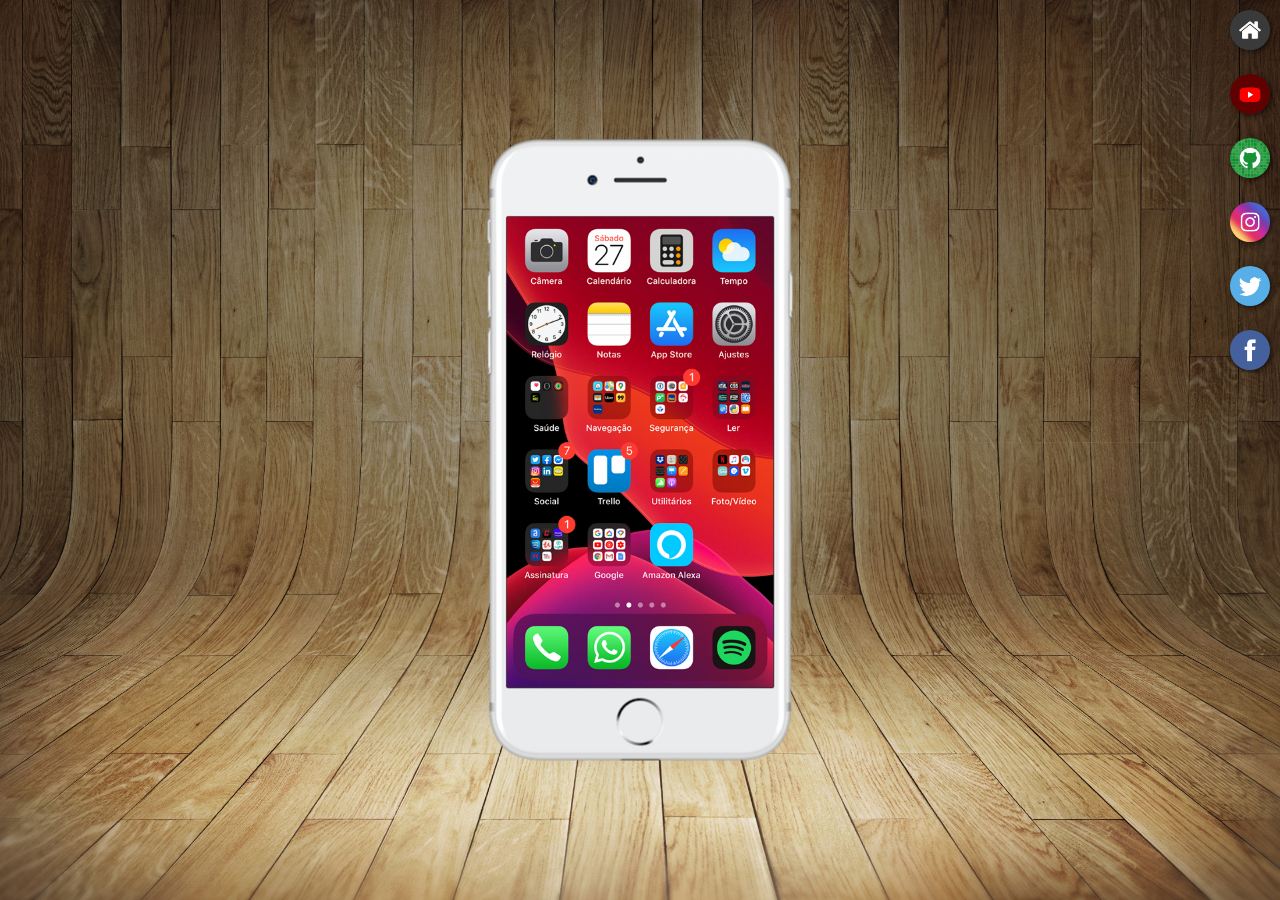
<file: index.html>
<!DOCTYPE html>
<html lang="pt-br">
<head>
    <meta charset="UTF-8">
    <meta name="viewport" content="width=device-width, initial-scale=1.0">
    <title>Projeto redes socias</title>
    <link rel="shortcut icon" href="favicon.ico" type="image/x-icon">
    <link rel="stylesheet" href="estilo/style.css">
</head>
<body>
        <main>
            <section id="telefone">
                <iframe src="home.html" name="tela" id="tela" frameborder="0">seu navegador não é compativel com isso.
                </iframe>
            </section>
            <section id="redes-sociais">
                <a href="home.html" target="tela"><img src="imagens/logo-home.jpg"></a><br>
                <a href="youtube.html" target="tela"><img src="imagens/logo-youtube.jpg"></a><br>
                <a href="github.html" target="tela"><img src="imagens/logo-github.jpg"></a><br>
                <a href="instagram.html" target="tela"><img src="imagens/logo-instagram.jpg"></a><br>
                <a href="twitter.html" target="tela"><img src="imagens/logo-twitter.jpg"></a><br>
                <a href="facebook.html" target="tela"><img src="imagens/logo-facebook.jpg"></a>
            </section>
        </main>
    
    
</body>
</html>
</file>
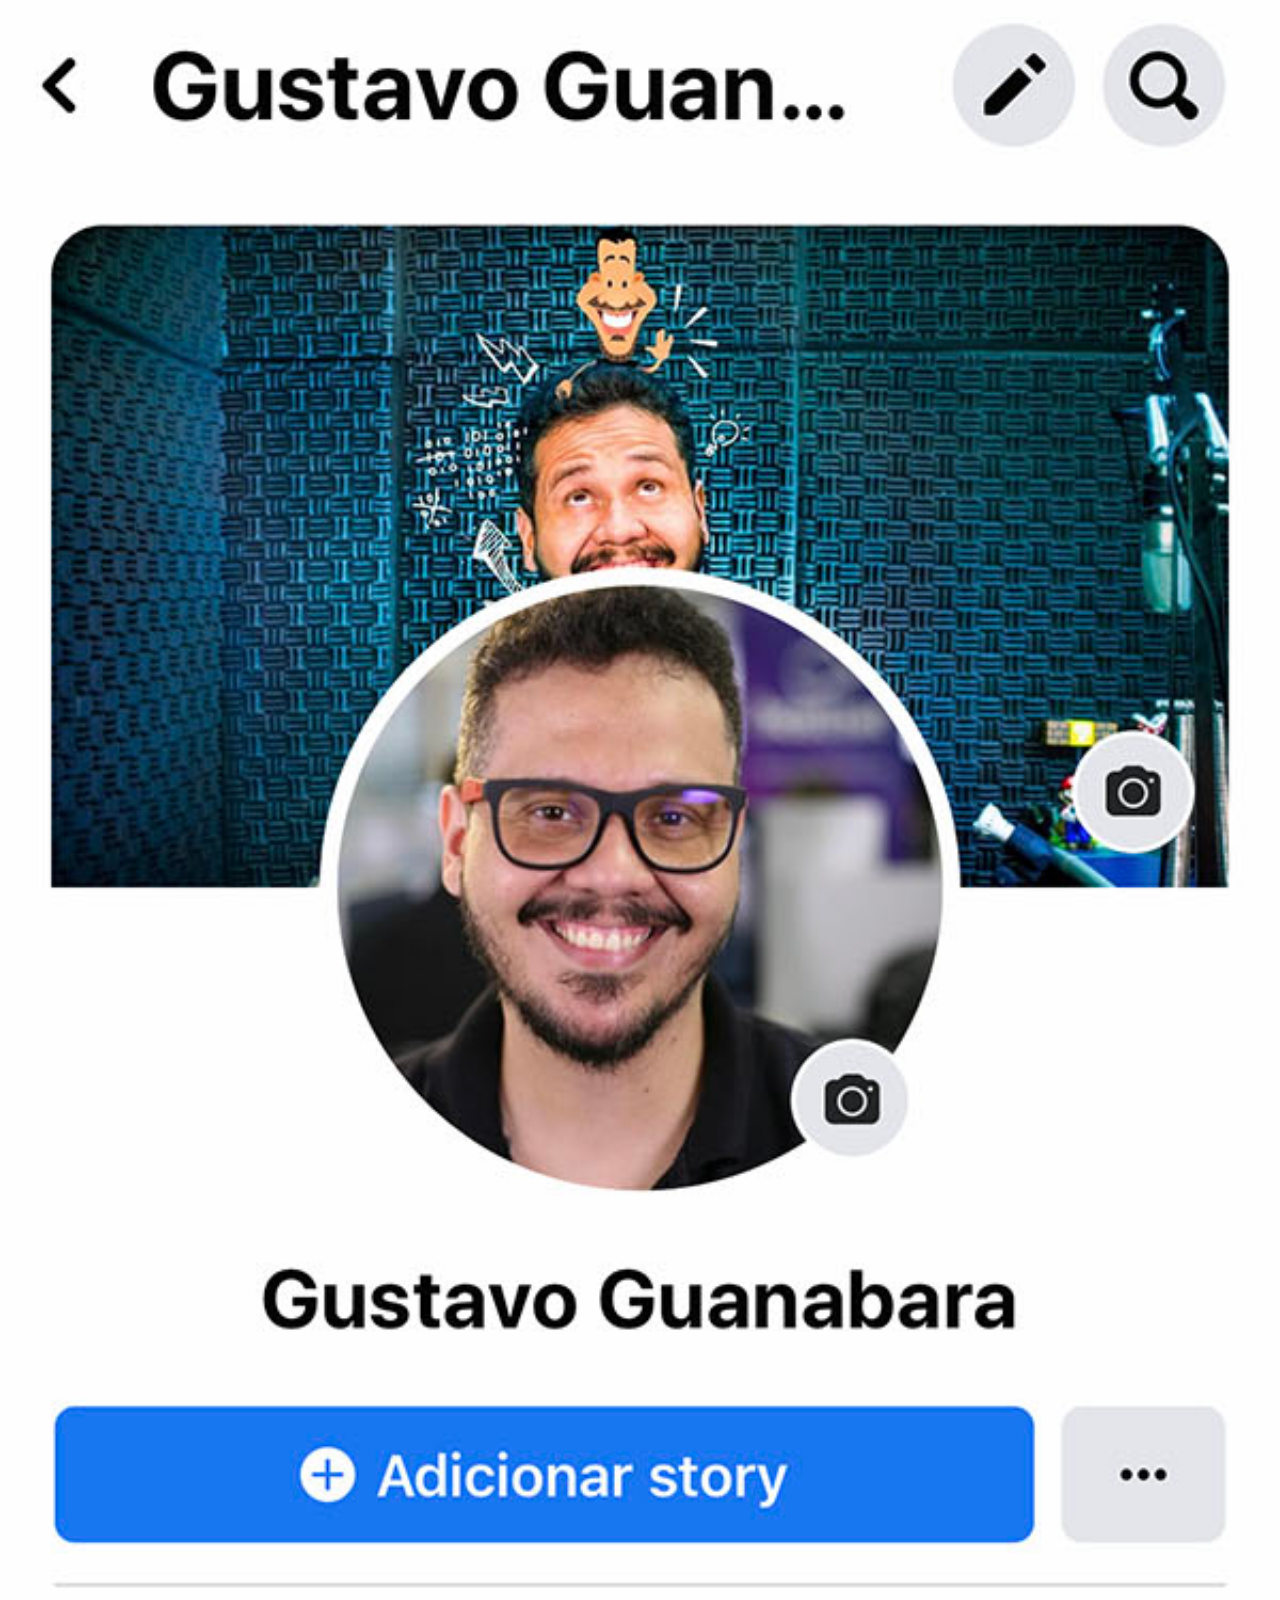
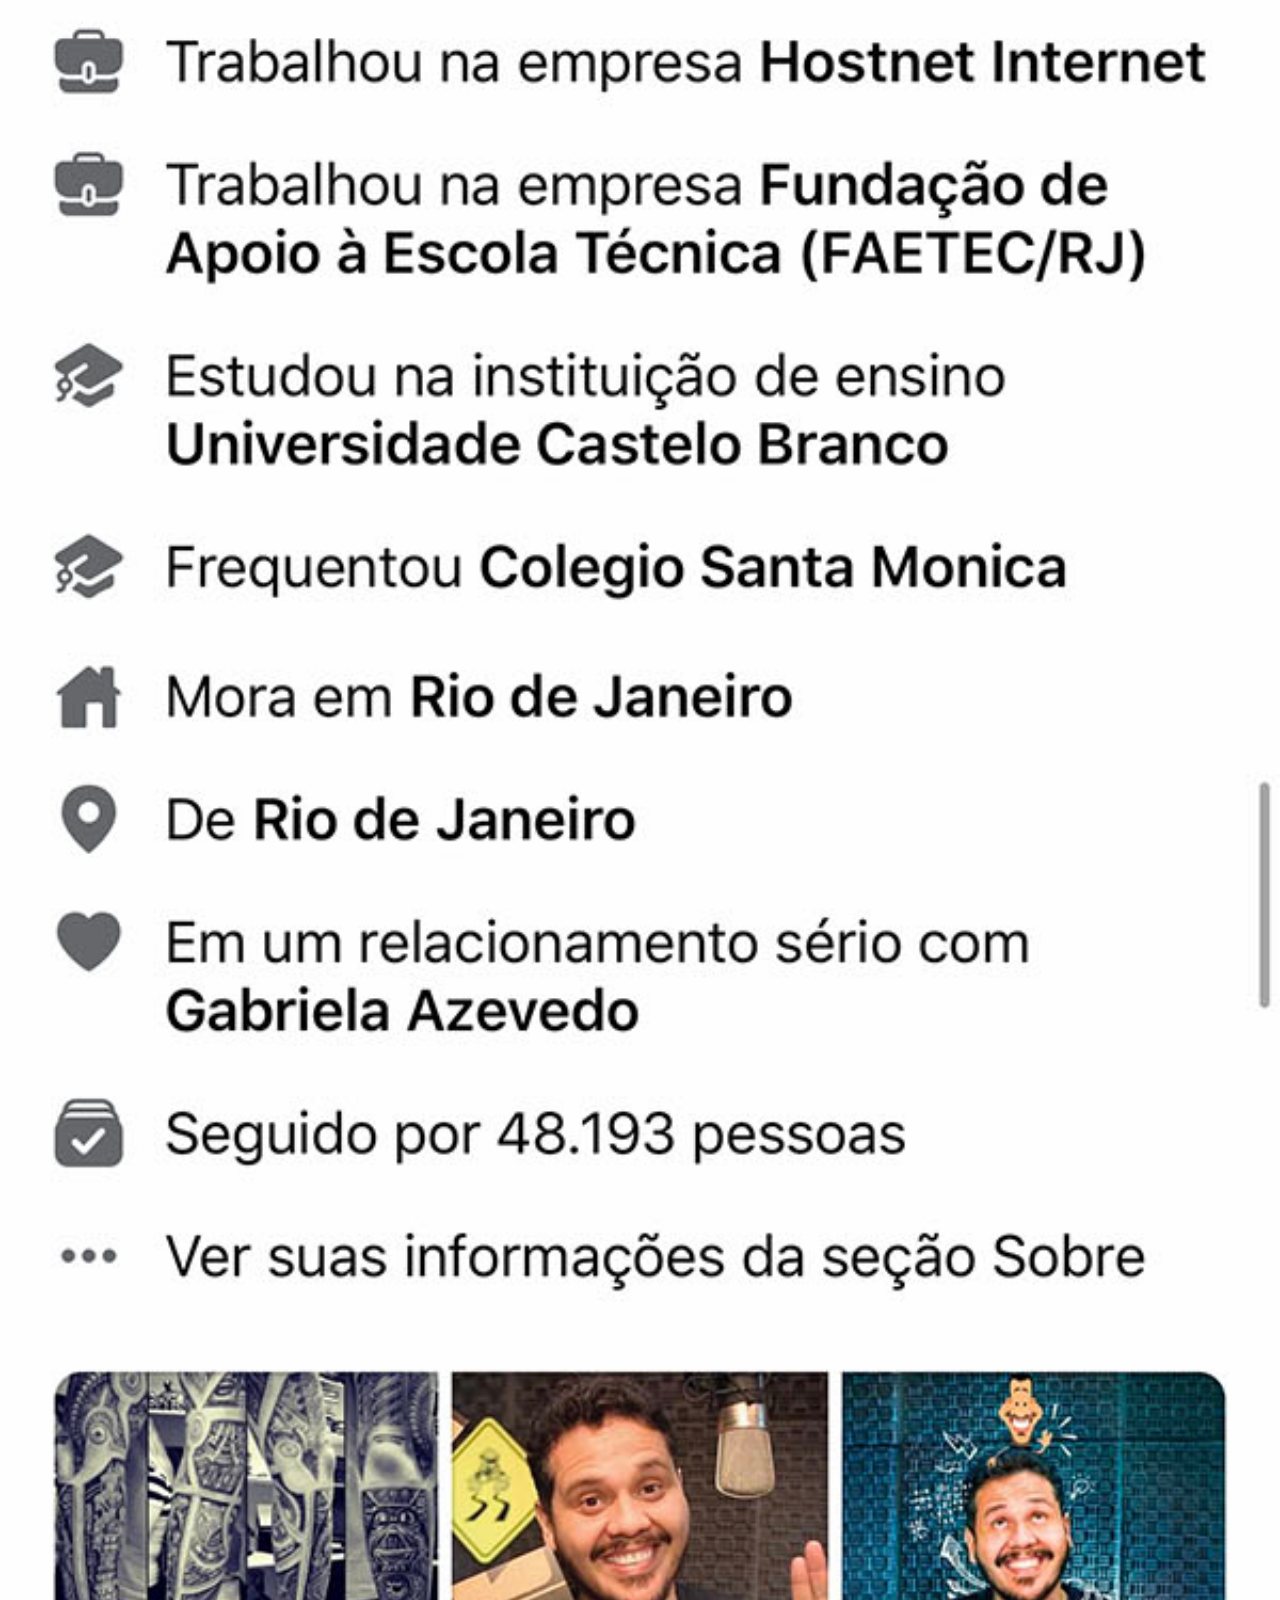
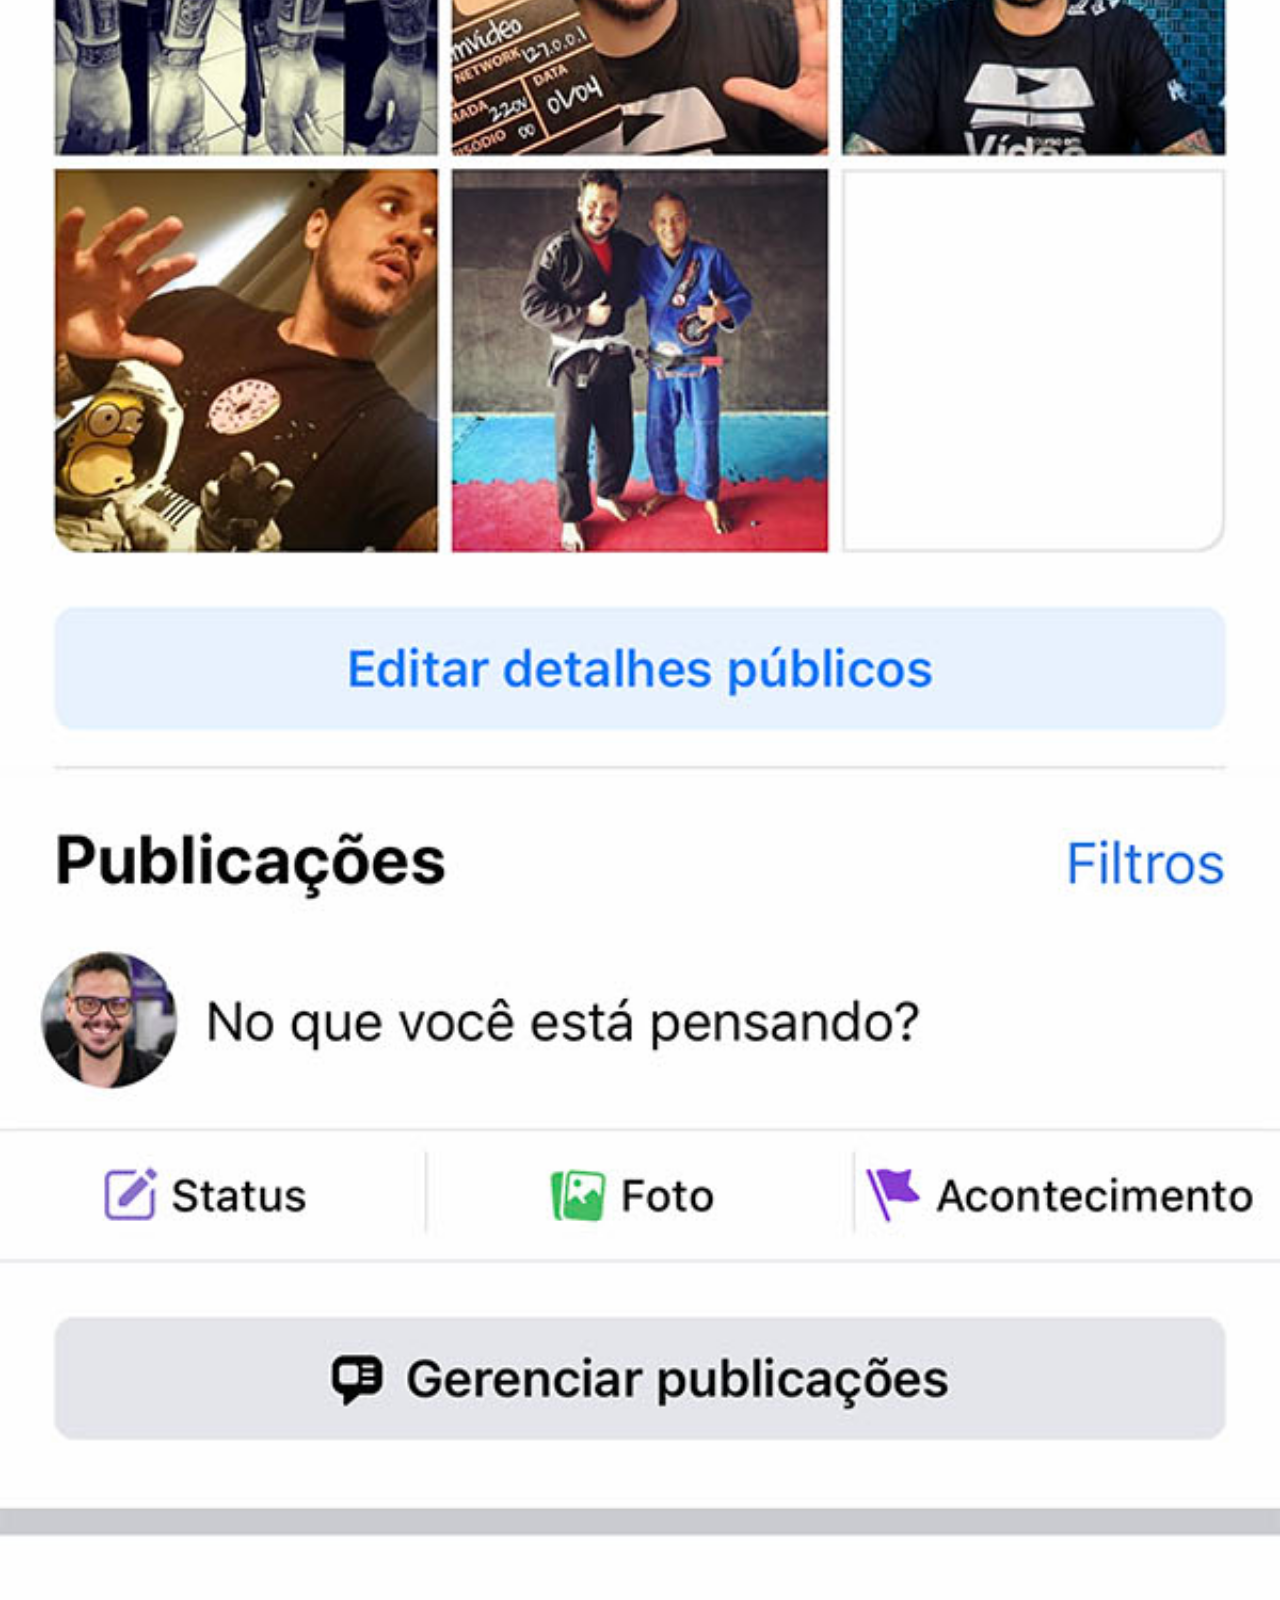
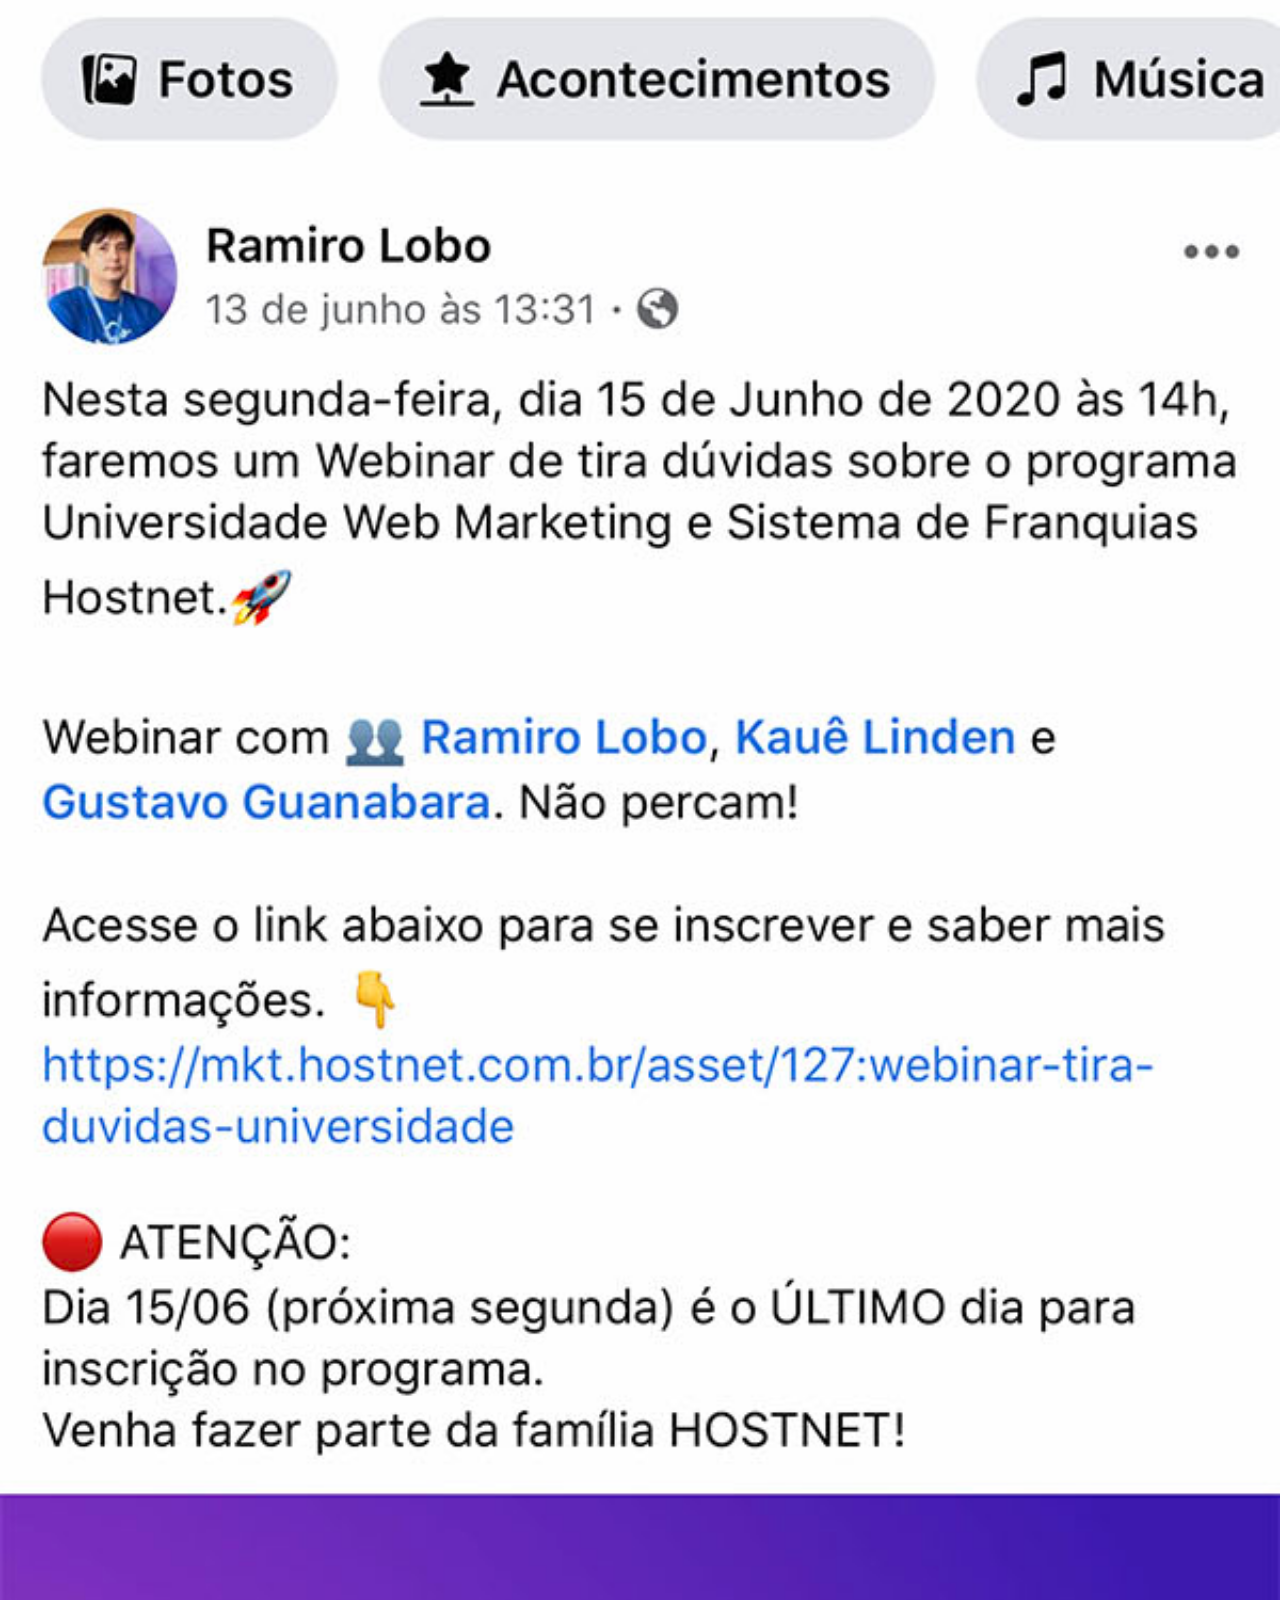
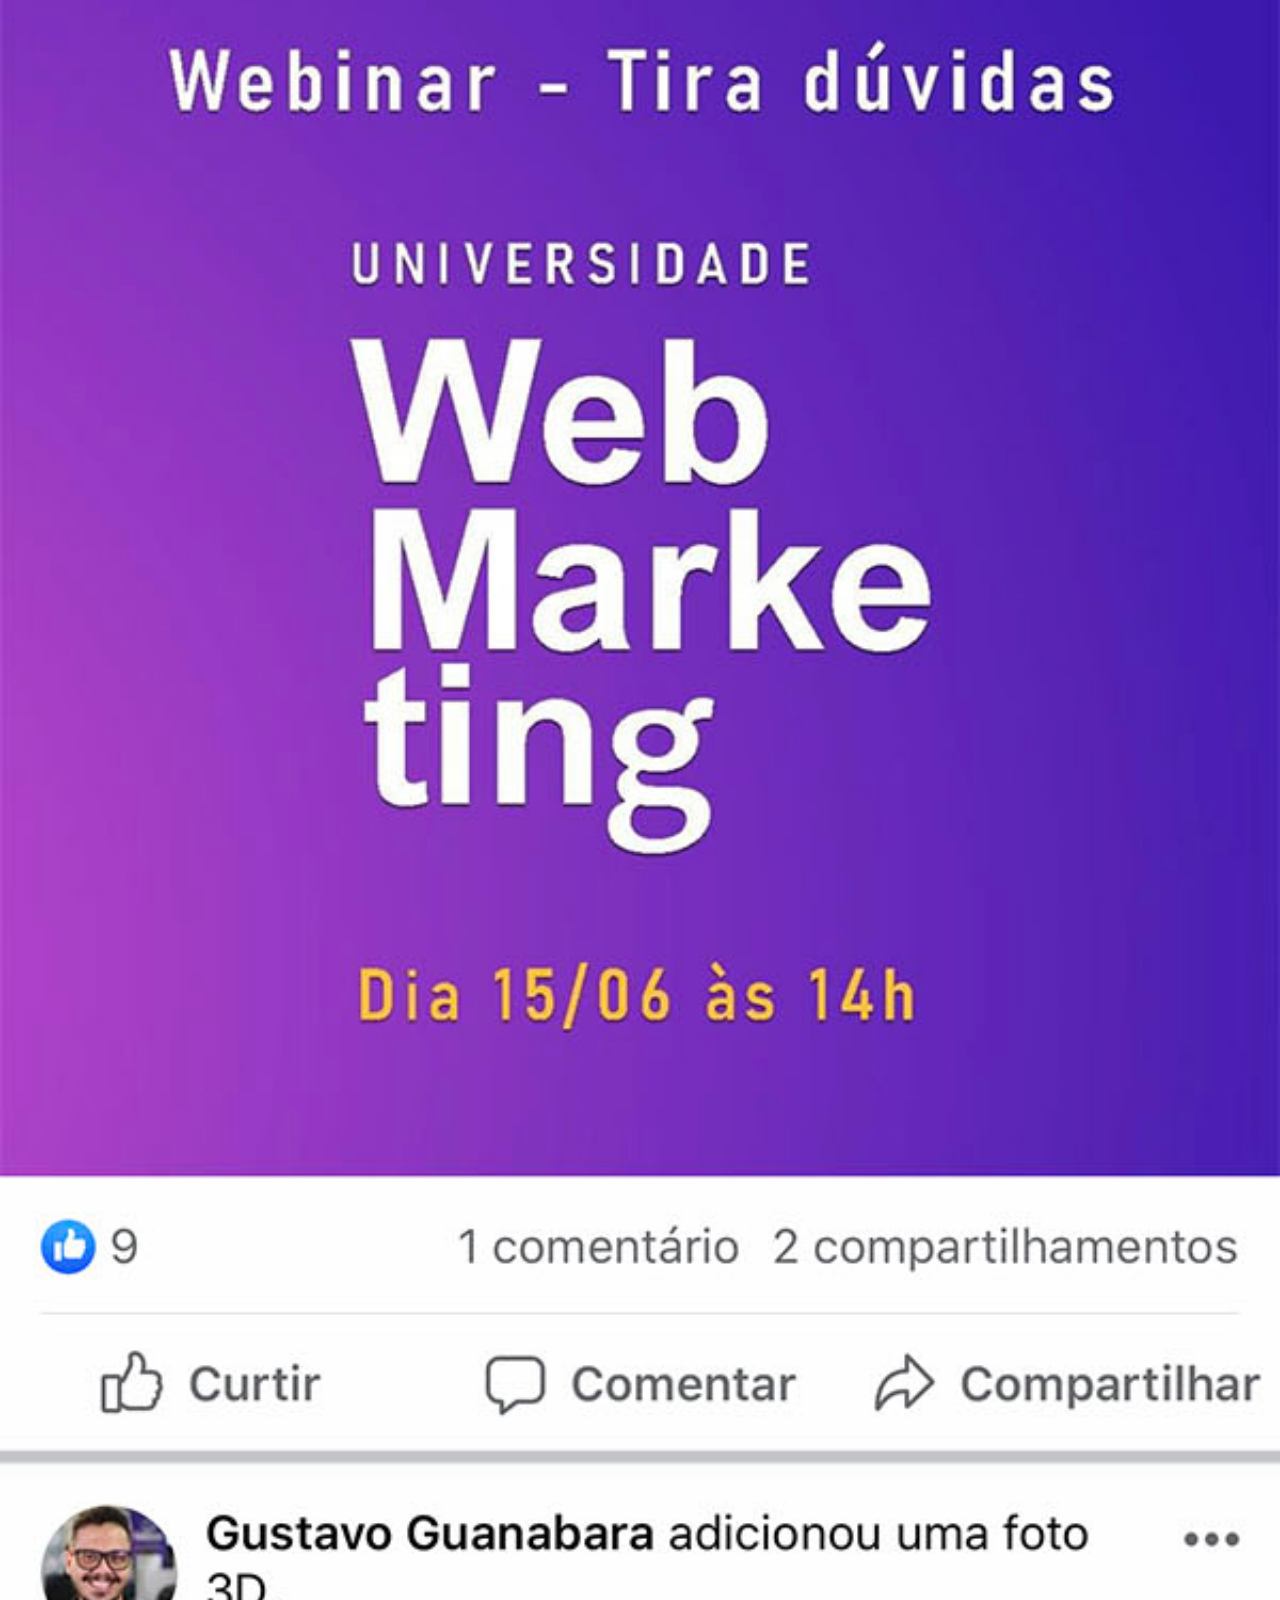
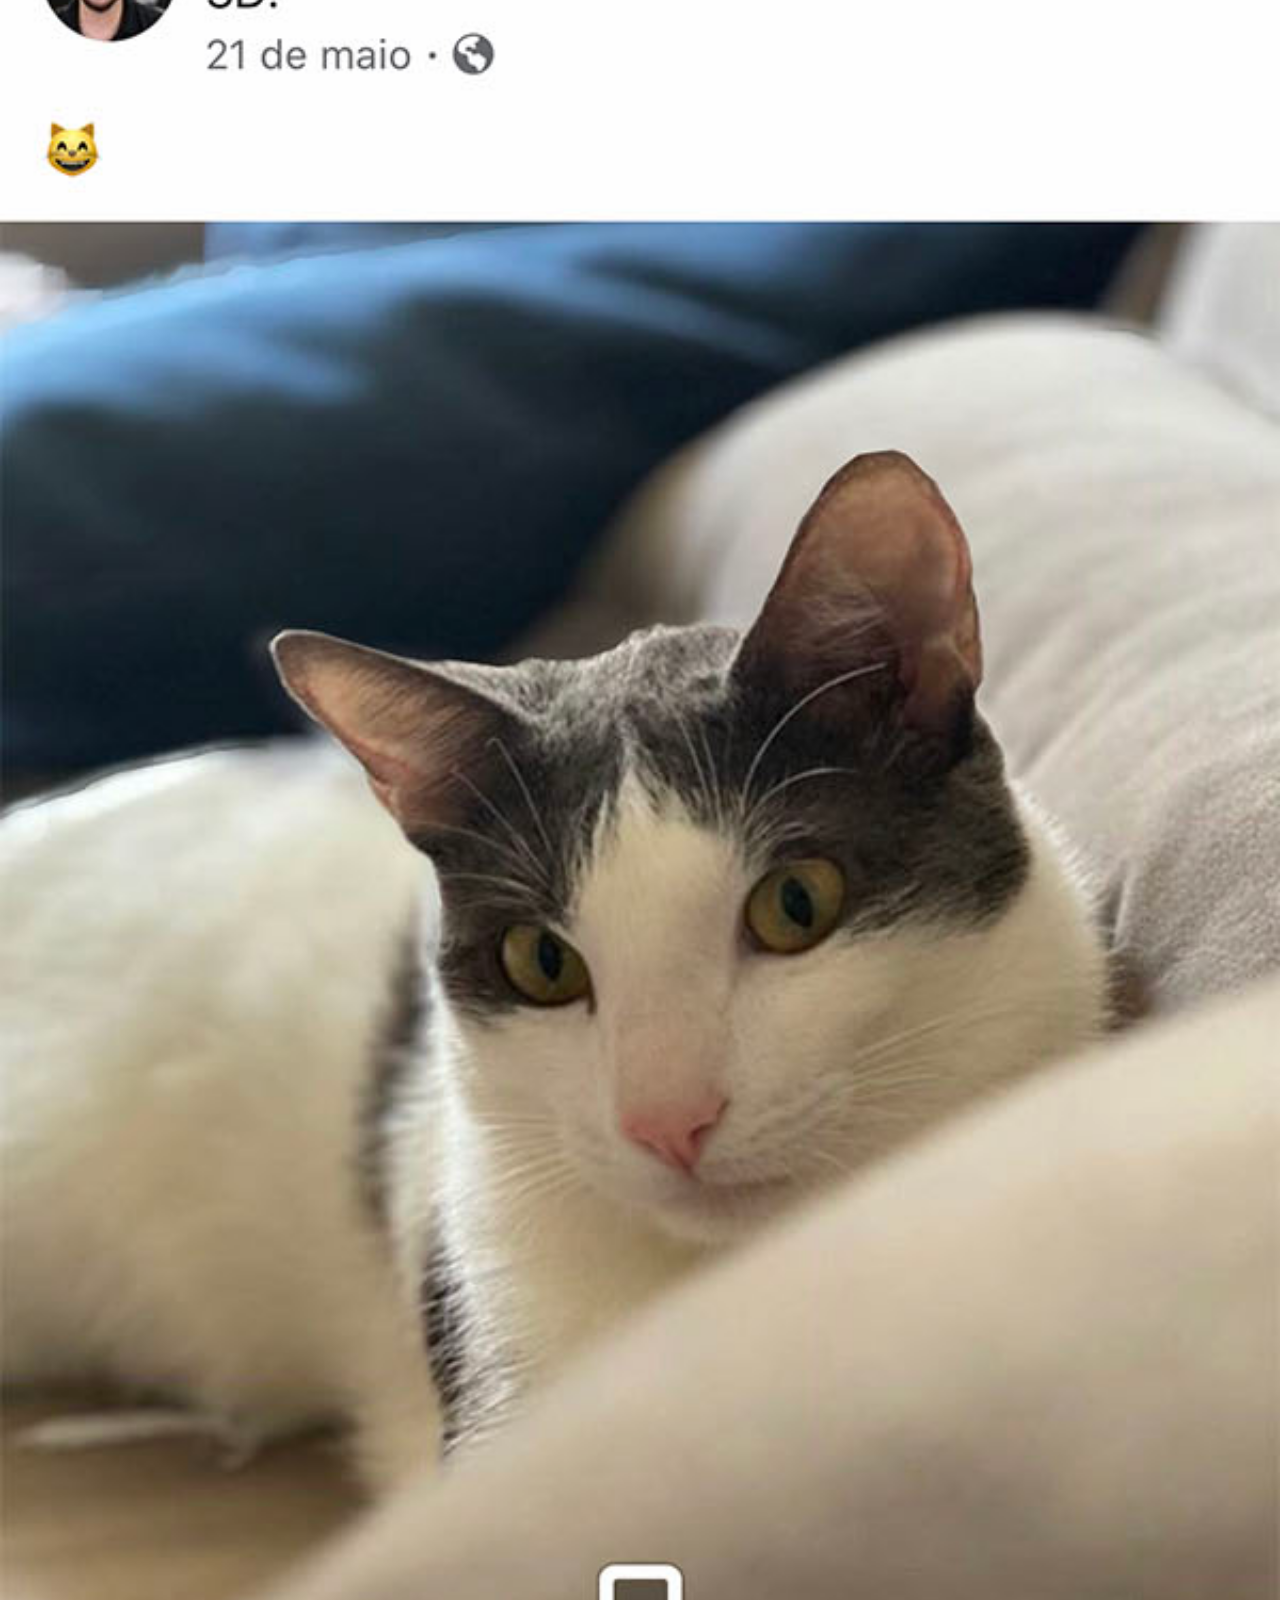
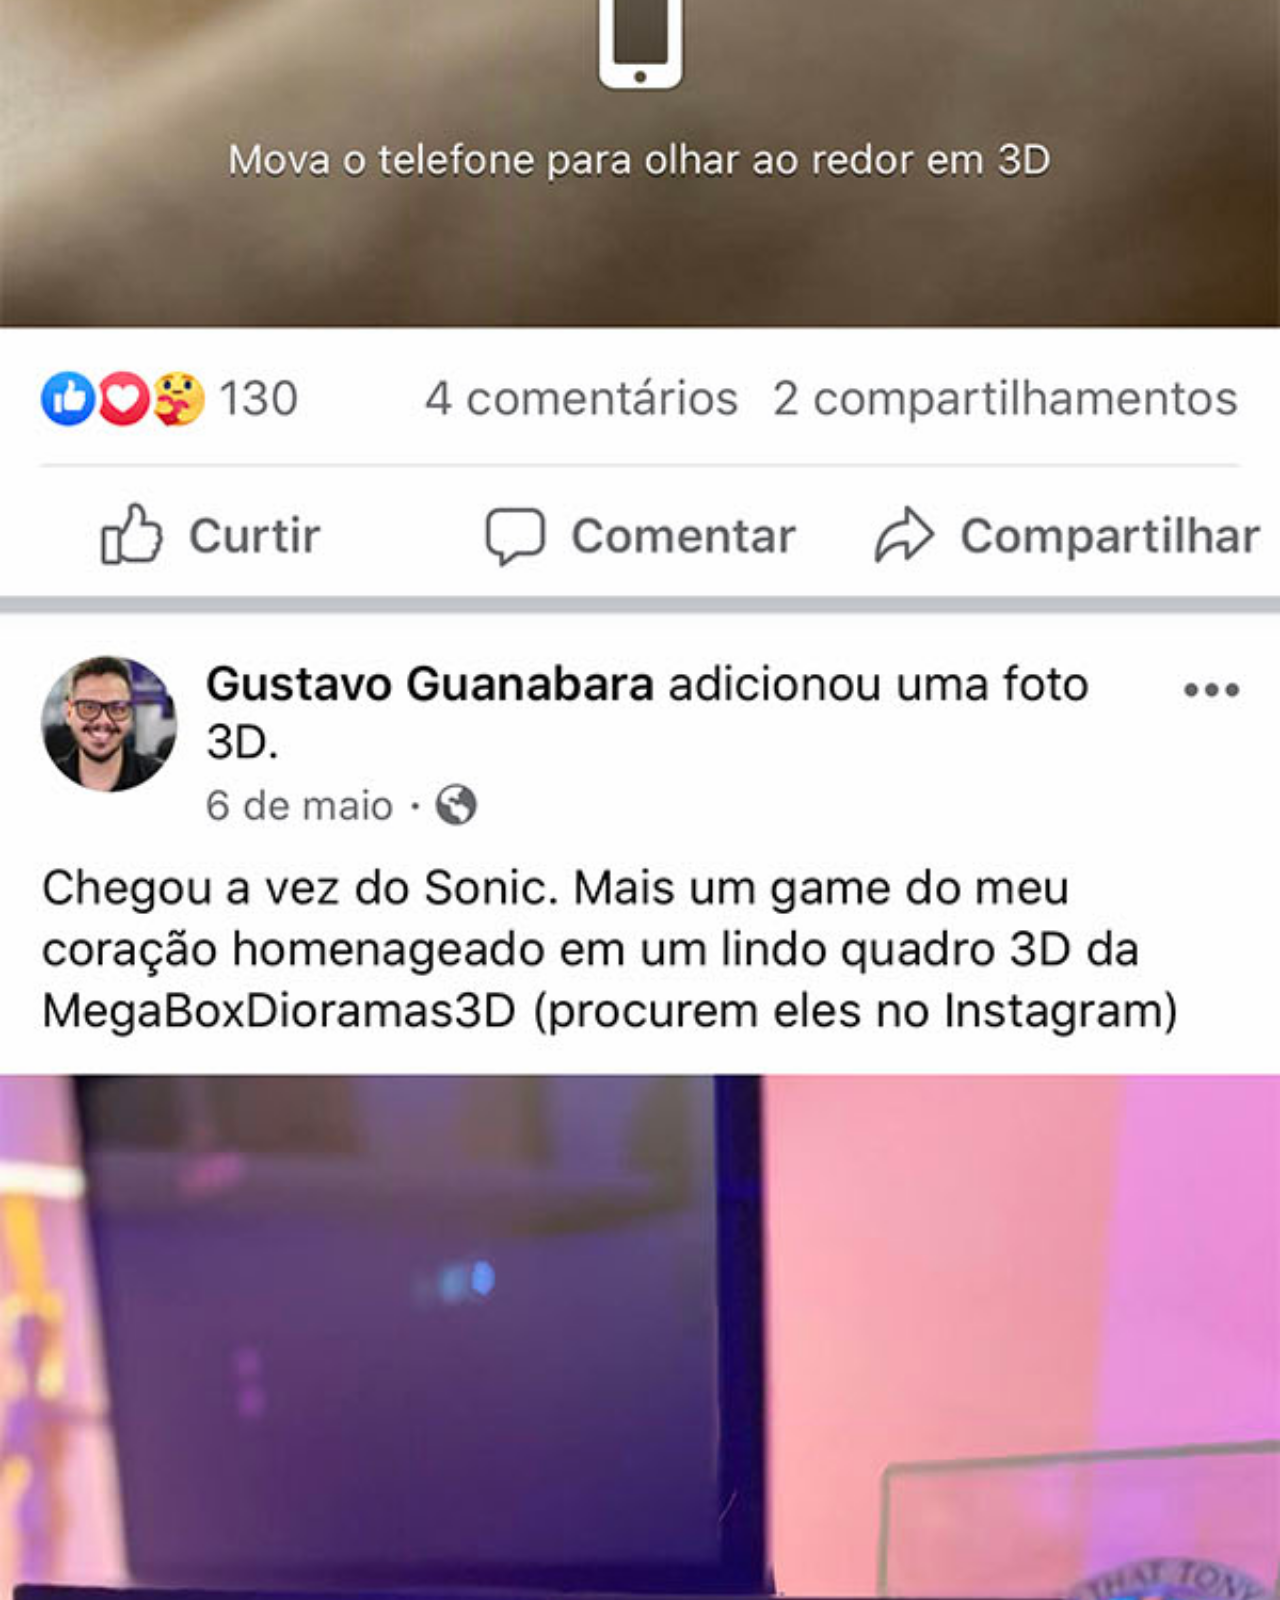
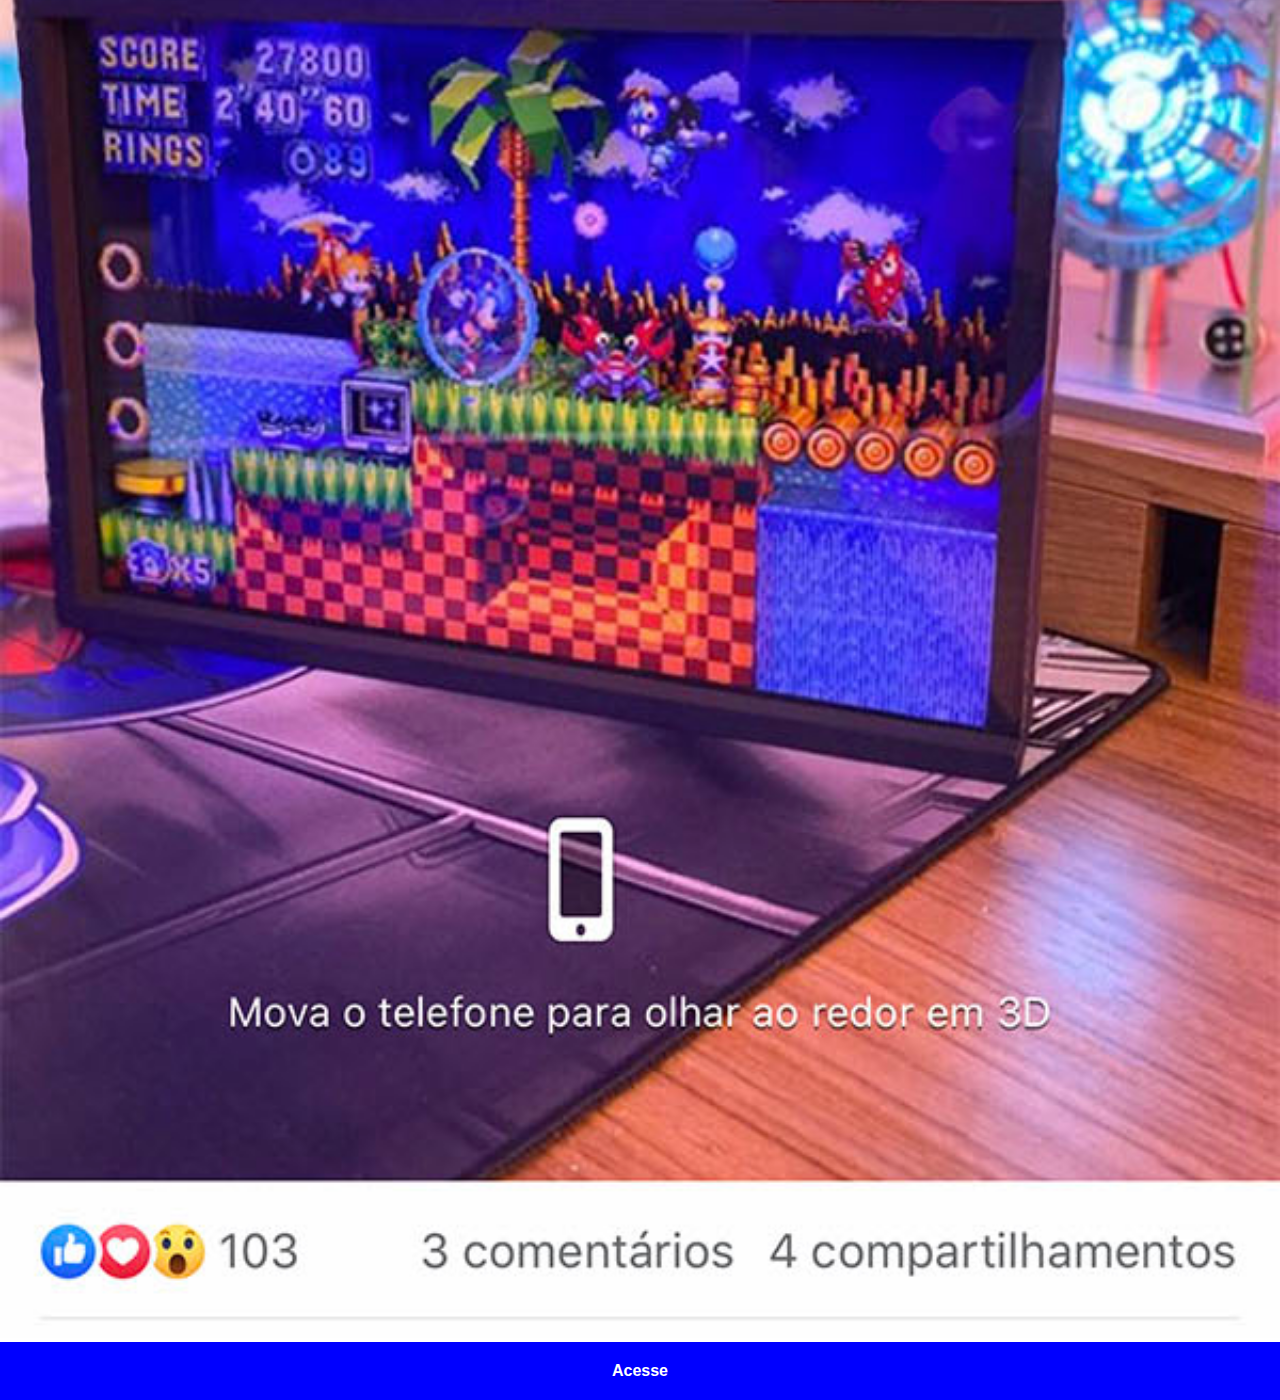
<file: facebook.html>
<!DOCTYPE html>
<html lang="pt-br">
<head>
    <meta charset="UTF-8">
    <meta name="viewport" content="width=device-width, initial-scale=1.0">
    <title>facebok</title>
    <link rel="stylesheet" href="estilo/social.css">
</head>
<body>
    <img src="imagens/tela-facebook.jpg" alt="Facebook">
    <a href="https://www.facebook.com/gustavoguanabara/?locale=pt_BR" target="_blank">Acesse</a>
    
</body>
</html>
</file>
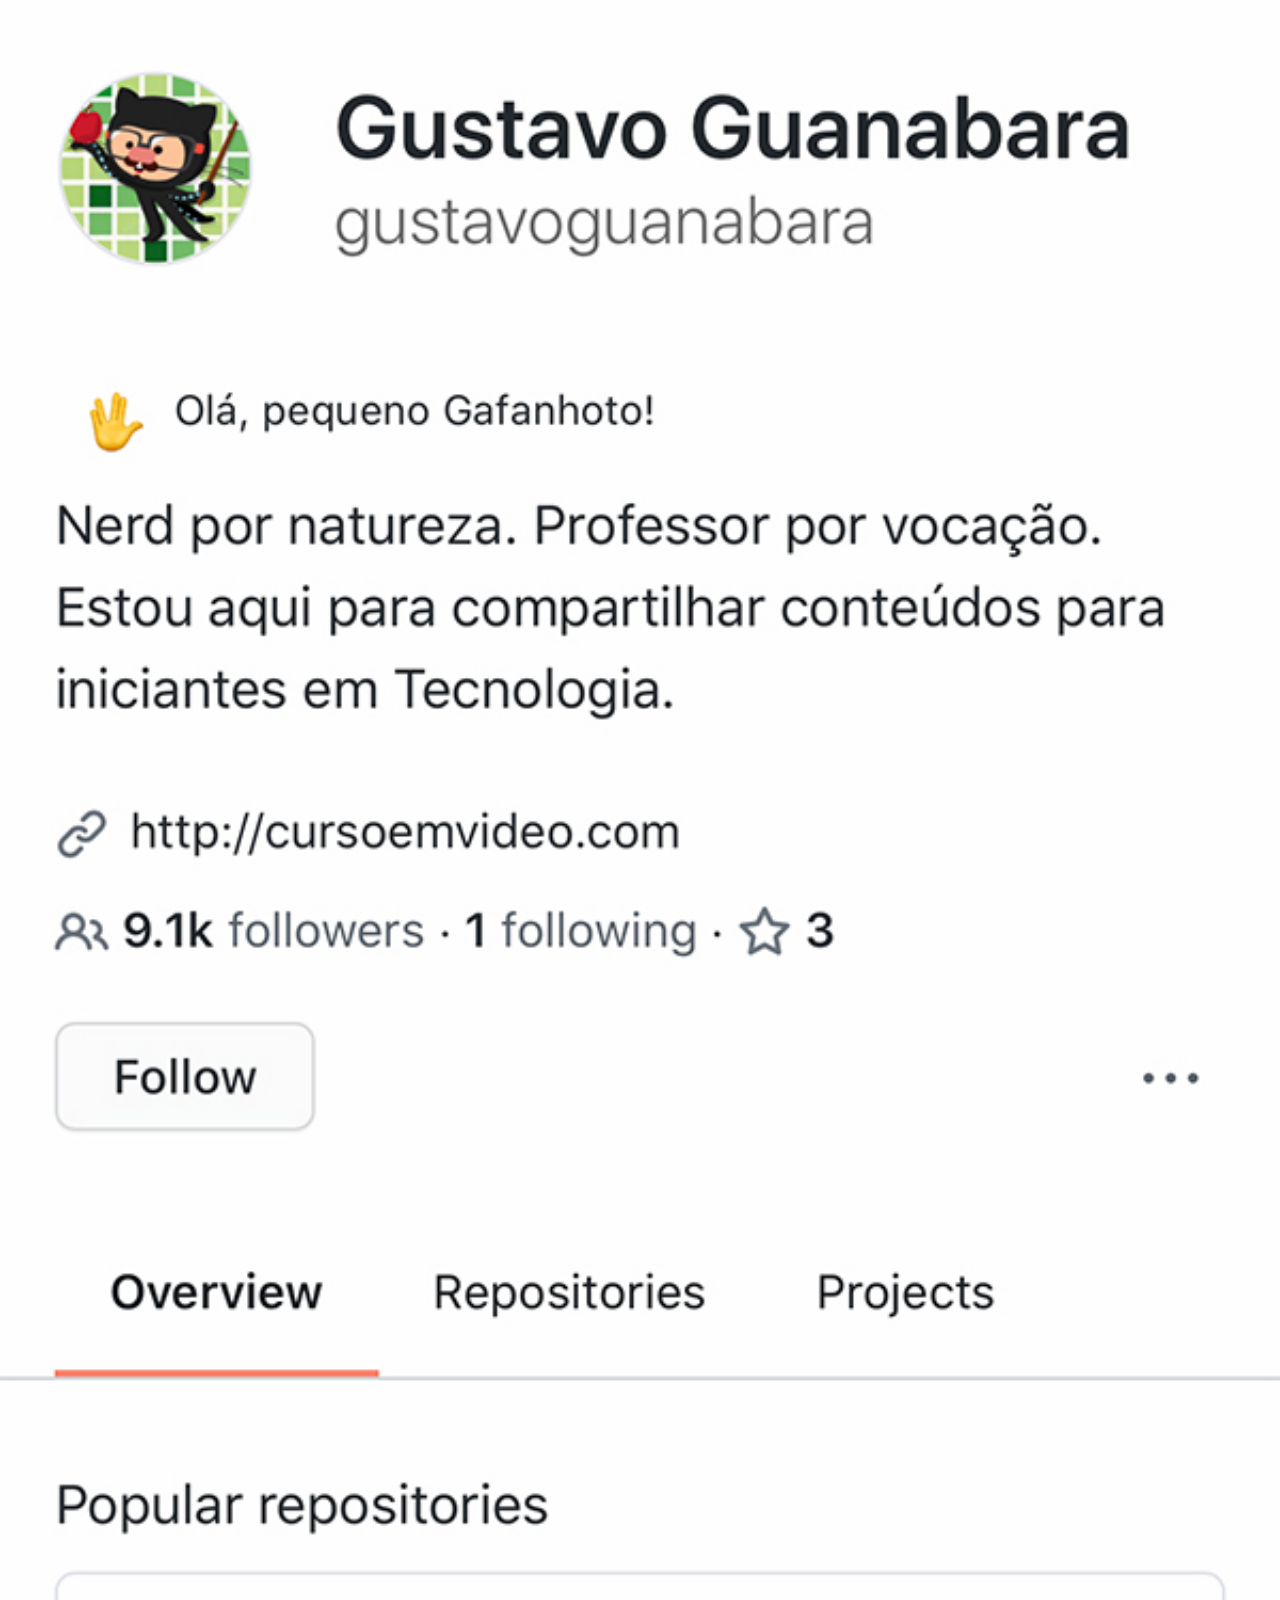
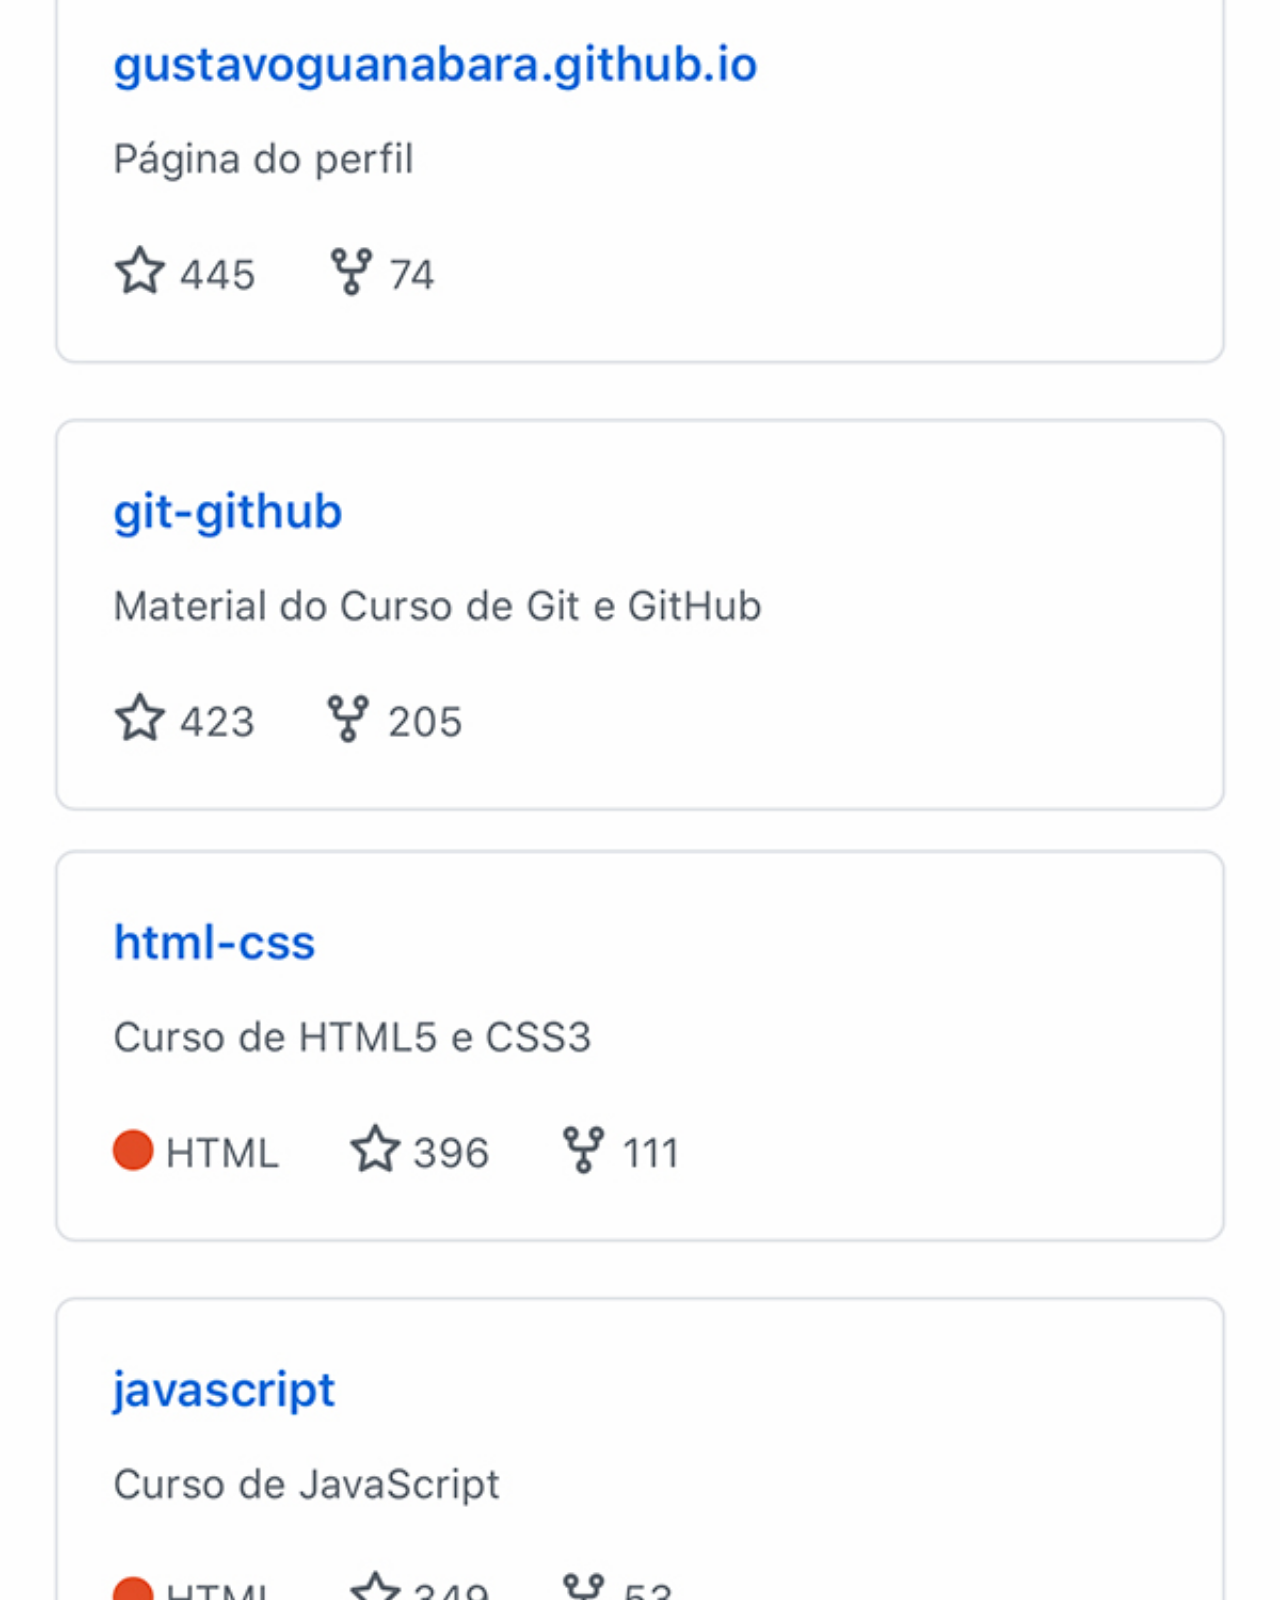
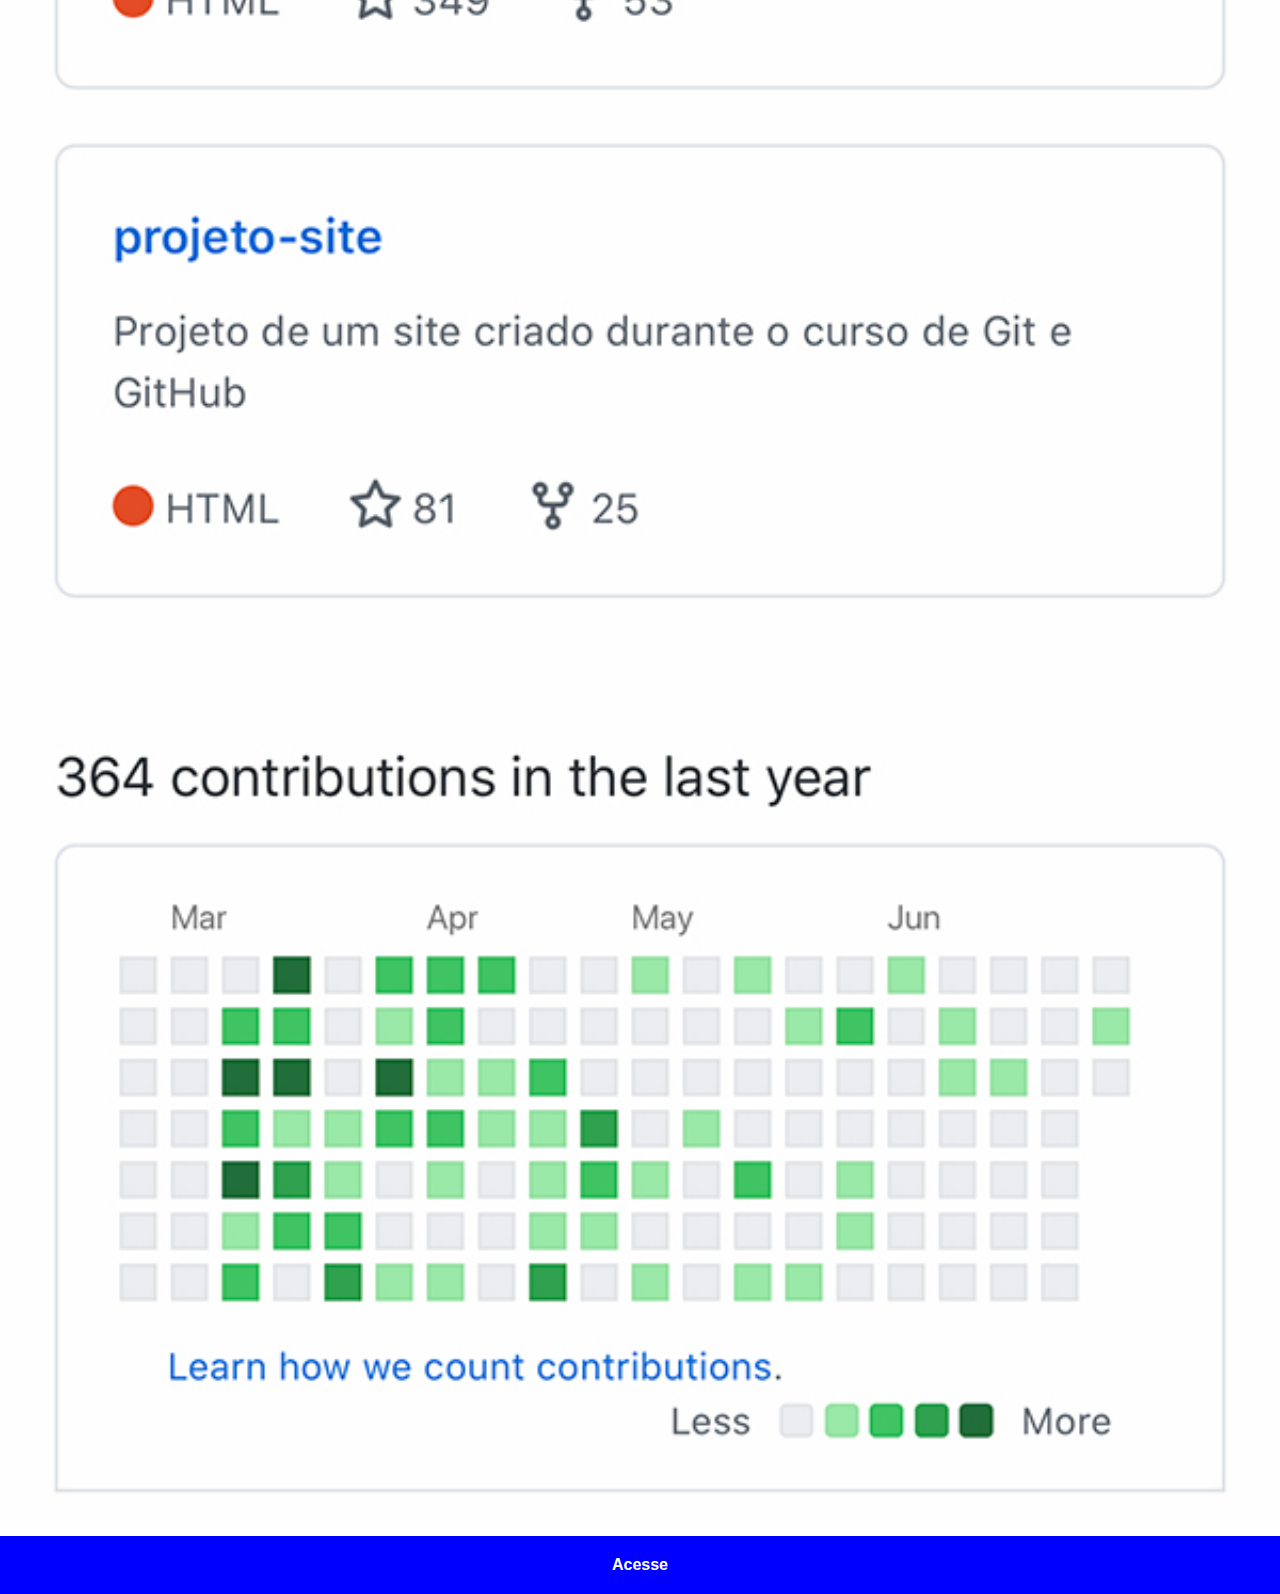
<file: github.html>
<!DOCTYPE html>
<html lang="pt-br">
<head>
    <meta charset="UTF-8">
    <meta name="viewport" content="width=device-width, initial-scale=1.0">
    <title>github</title>
    <link rel="stylesheet" href="estilo/social.css">
</head>
<body>
    <img src="imagens/tela-github.jpg" alt="github">
    <a href="https://github.com/gustavoguanabara" target="_blank">Acesse</a>
    
</body>
</html>
</file>
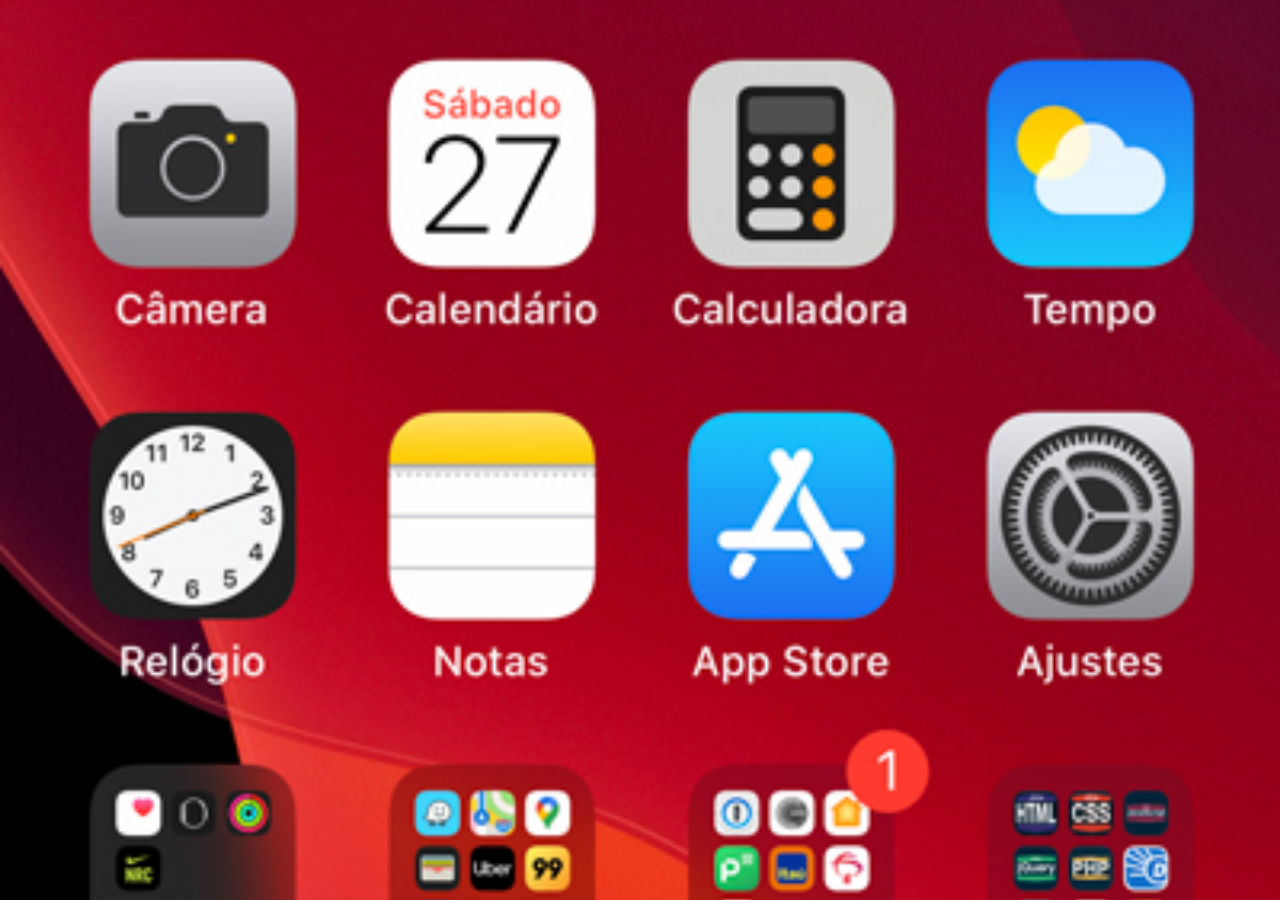
<file: home.html>
<!DOCTYPE html>
<html lang="pt-br">
<head>
    <meta charset="UTF-8">
    <meta name="viewport" content="width=device-width, initial-scale=1.0">
    <title>Home</title>
    <style>
        * {
            margin: 0px;
            padding: 0px;
        }
        body {
            width: 100vw;
            height: 100vh;
            background:black url('imagens/tela-home.jpg') no-repeat top center;
            background-size: cover;
        }
    </style>
</head>
<body>

    
</body>
</html>
</file>
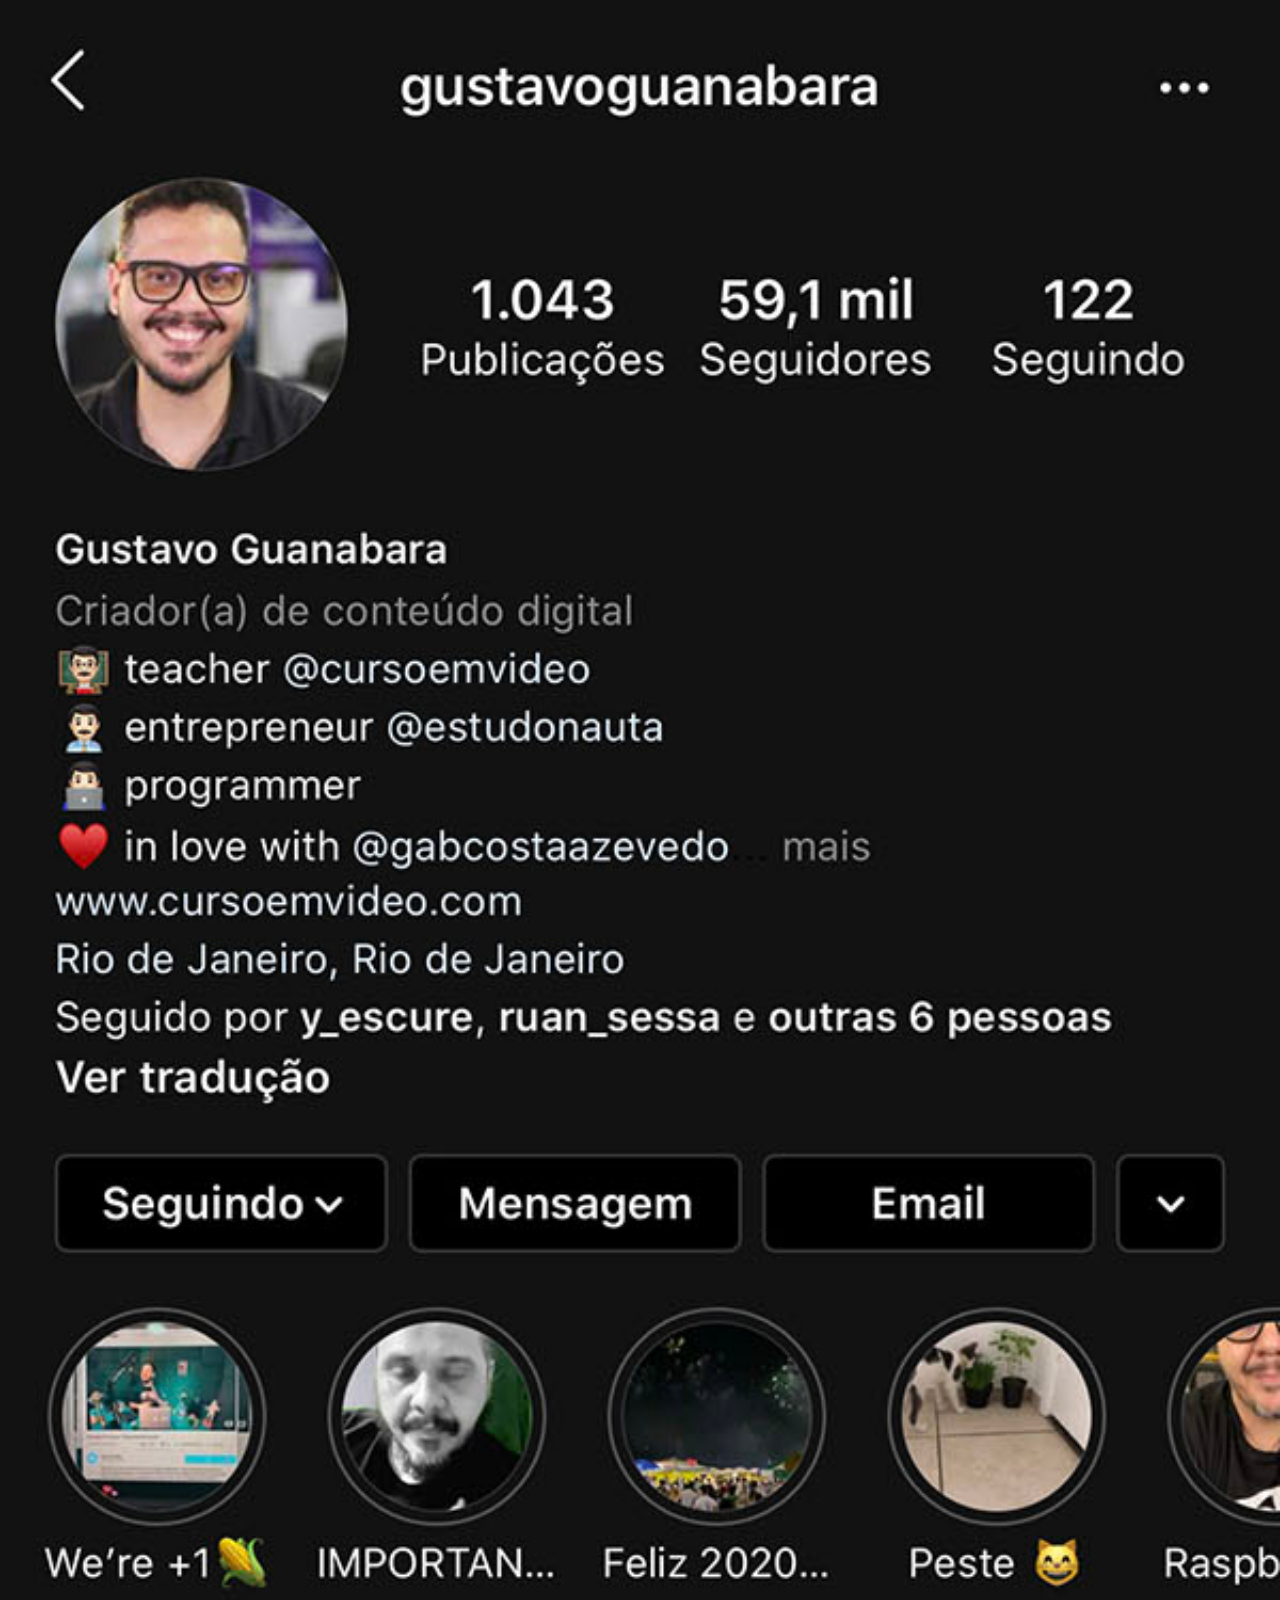
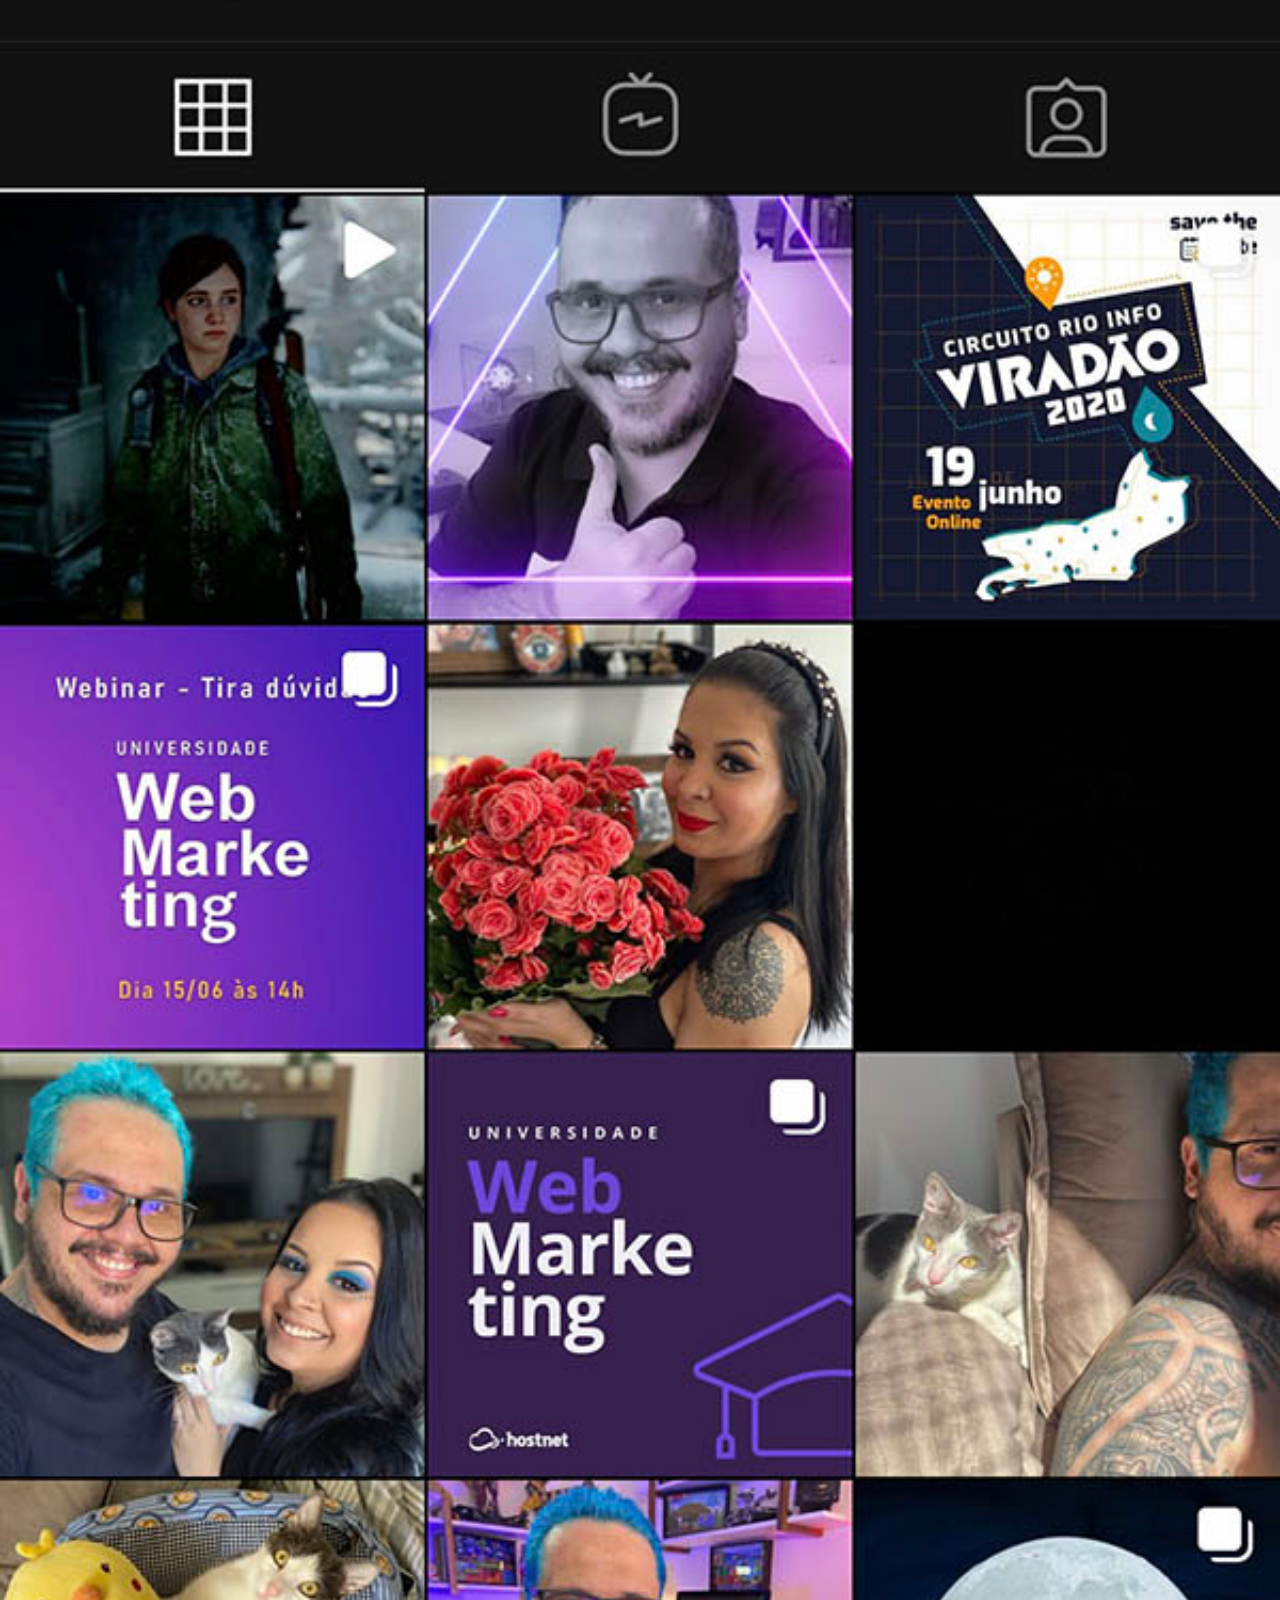
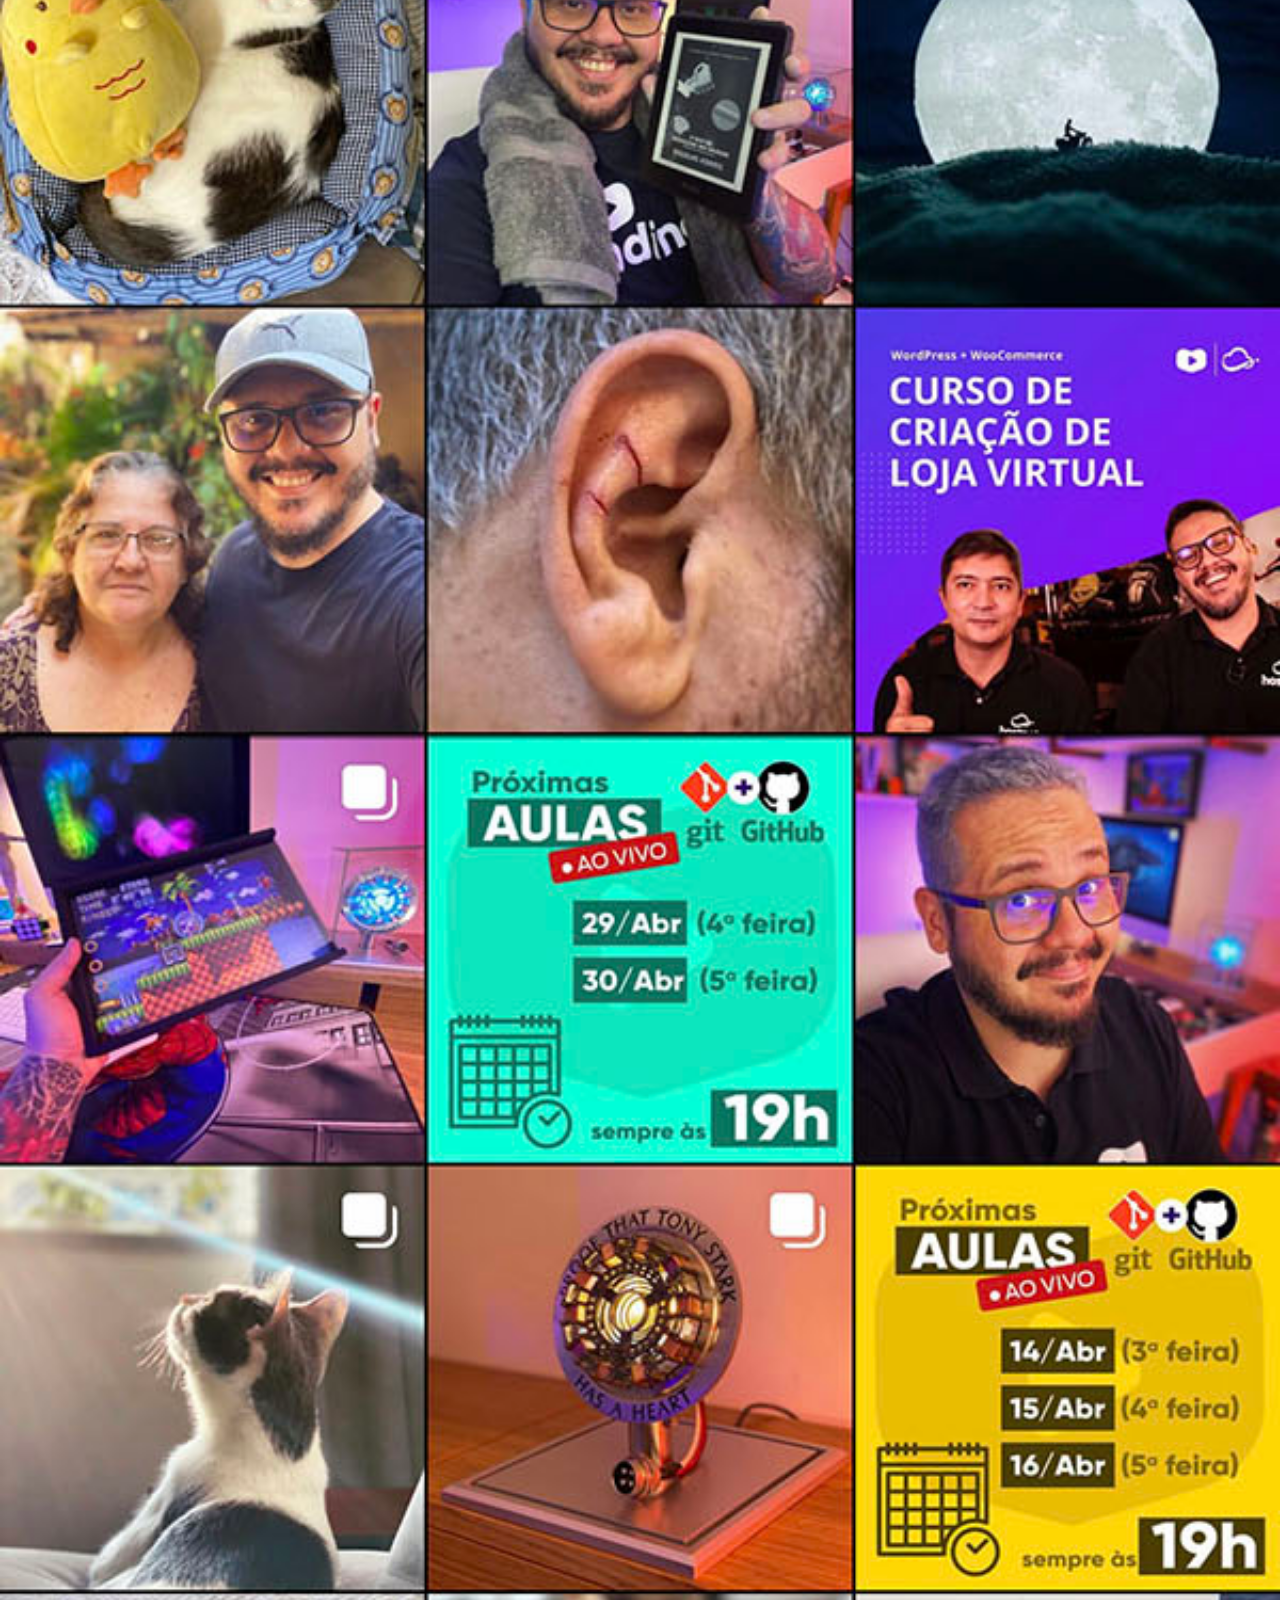
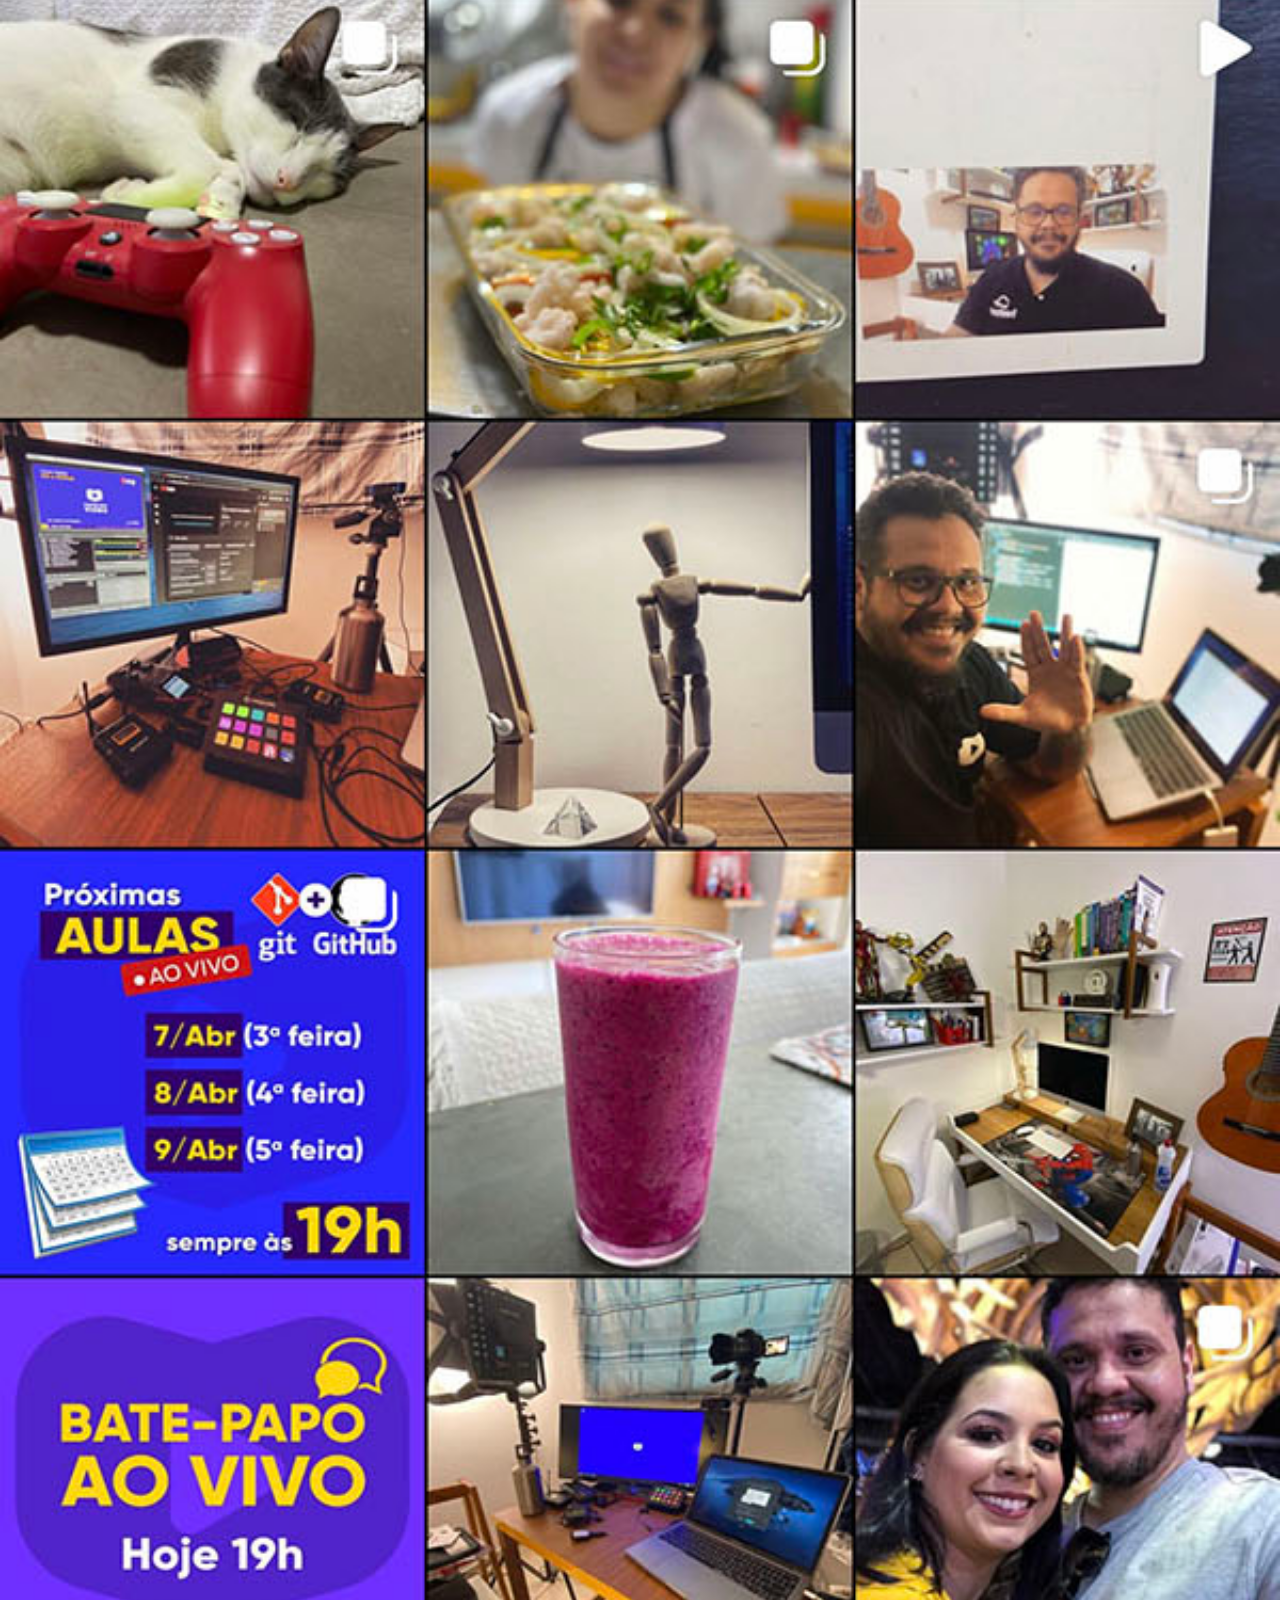
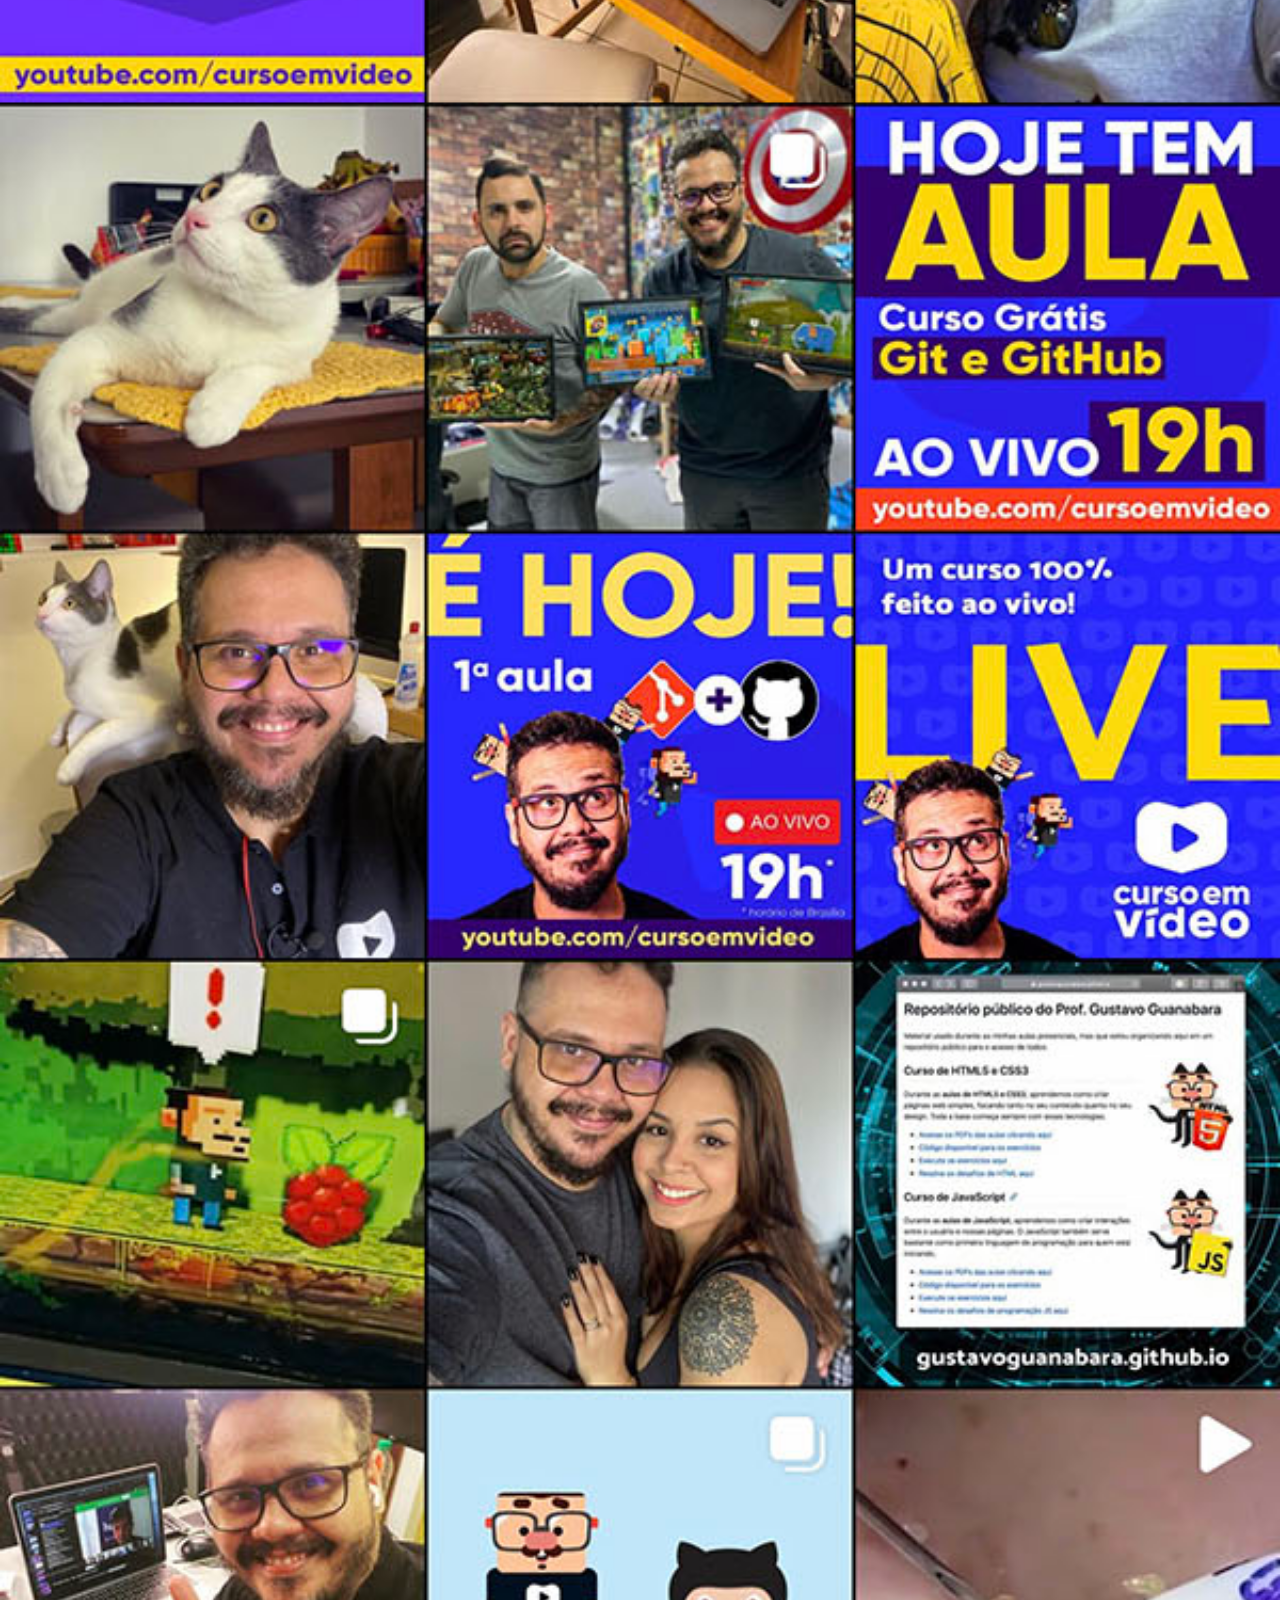
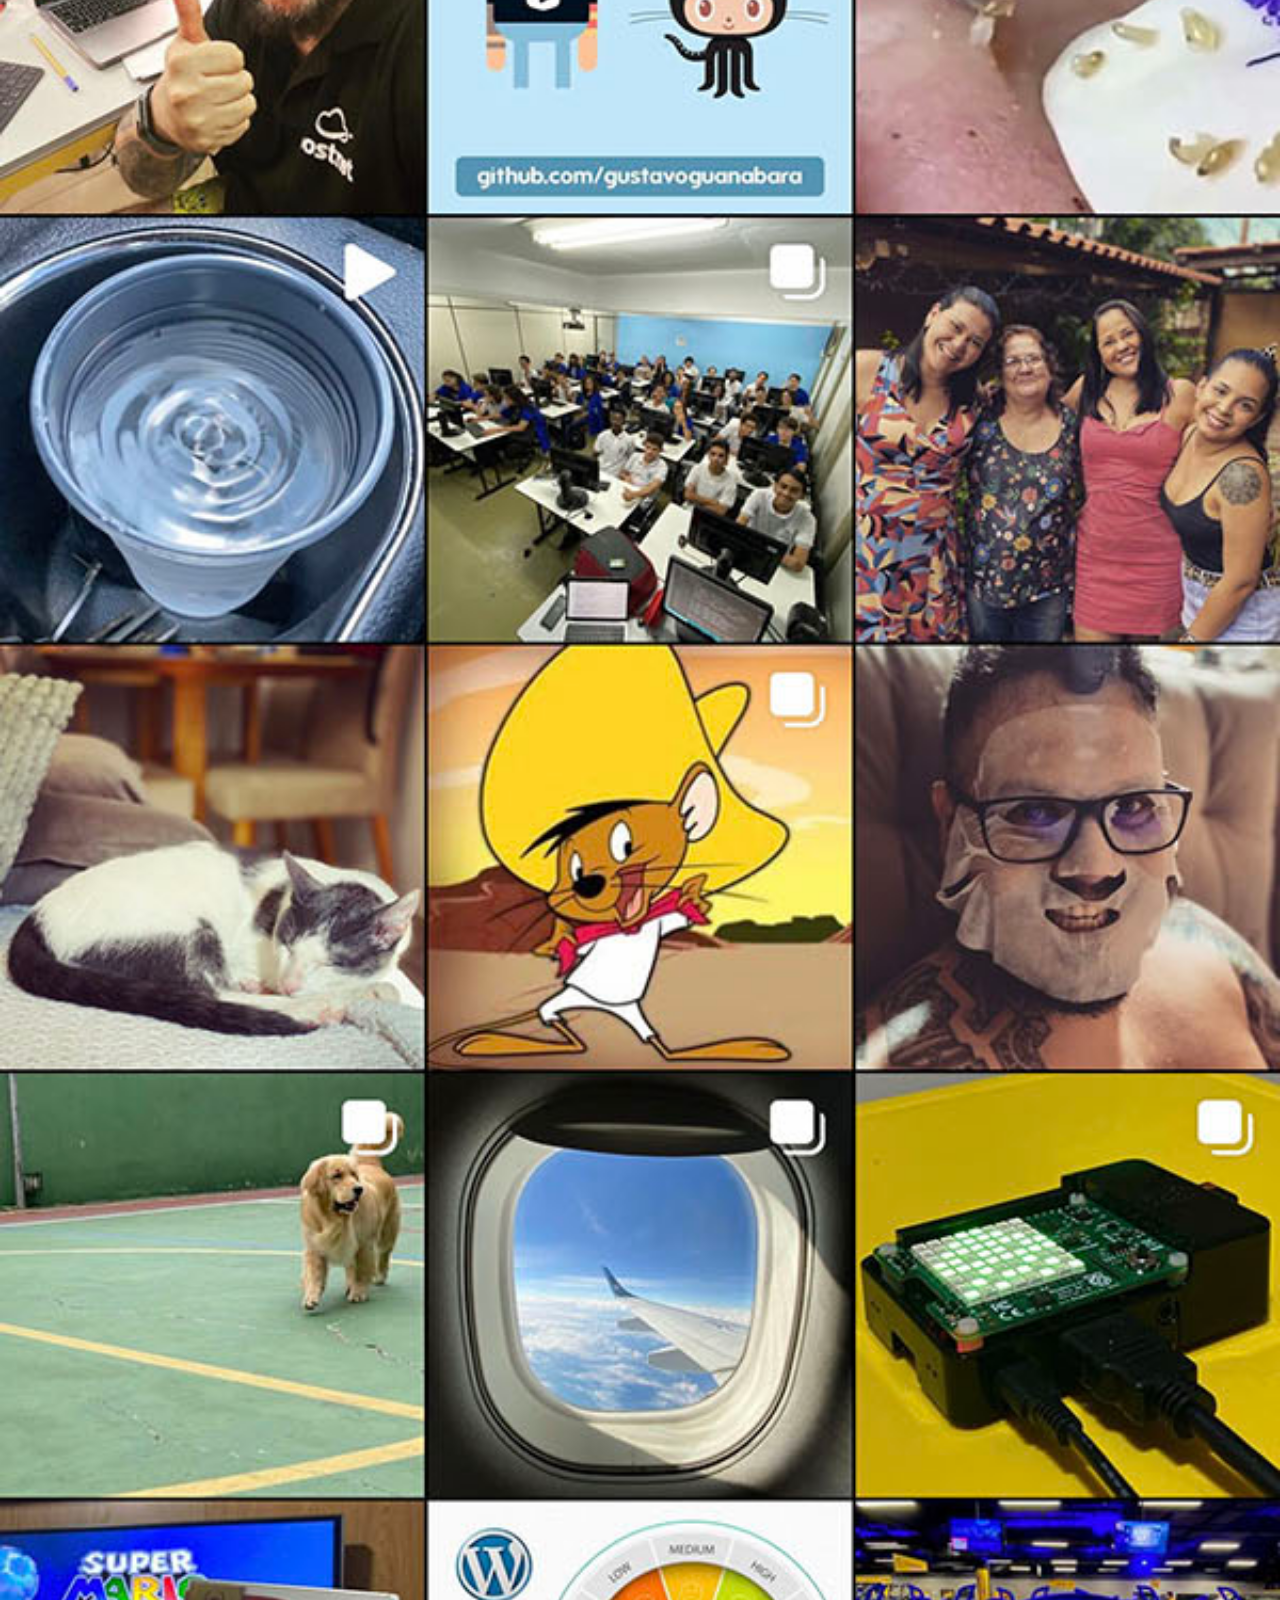
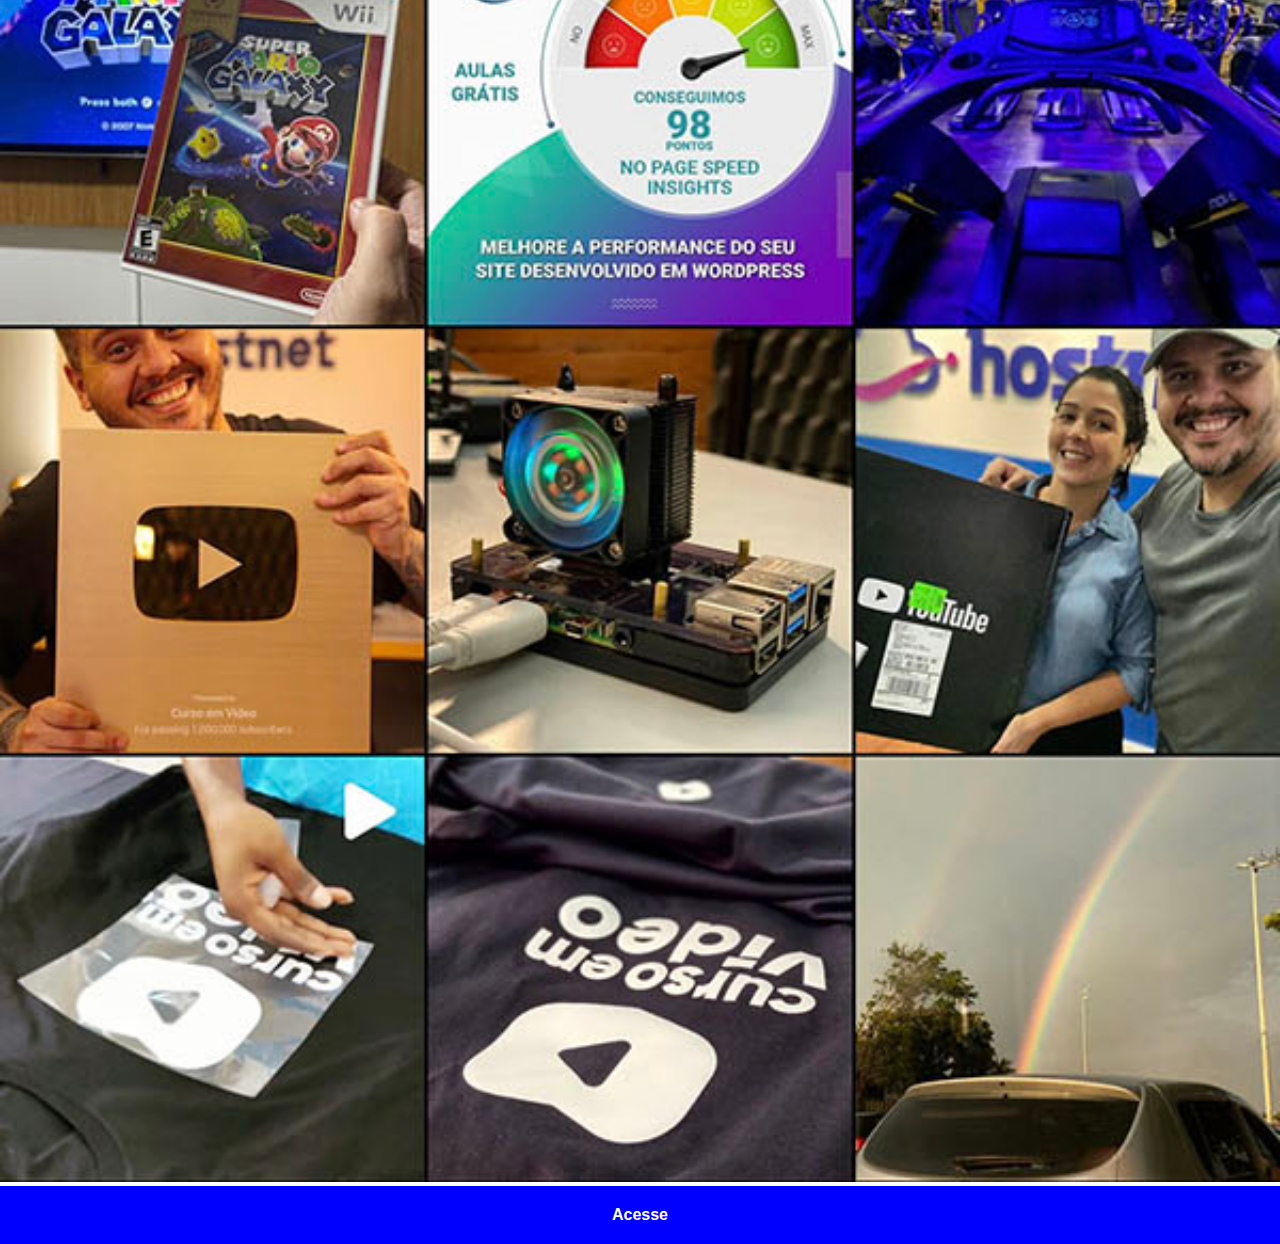
<file: instagram.html>
<!DOCTYPE html>
<html lang="pt-br">
<head>
    <meta charset="UTF-8">
    <meta name="viewport" content="width=device-width, initial-scale=1.0">
    <title>instagram</title>
    <link rel="stylesheet" href="estilo/social.css">
</head>
<body>
    <img src="imagens/tela-instagram.jpg" alt="instagram">
    <a href="https://www.instagram.com/gustavoguanabara/" target="_blank">Acesse</a>
    
</body>
</html>
</file>
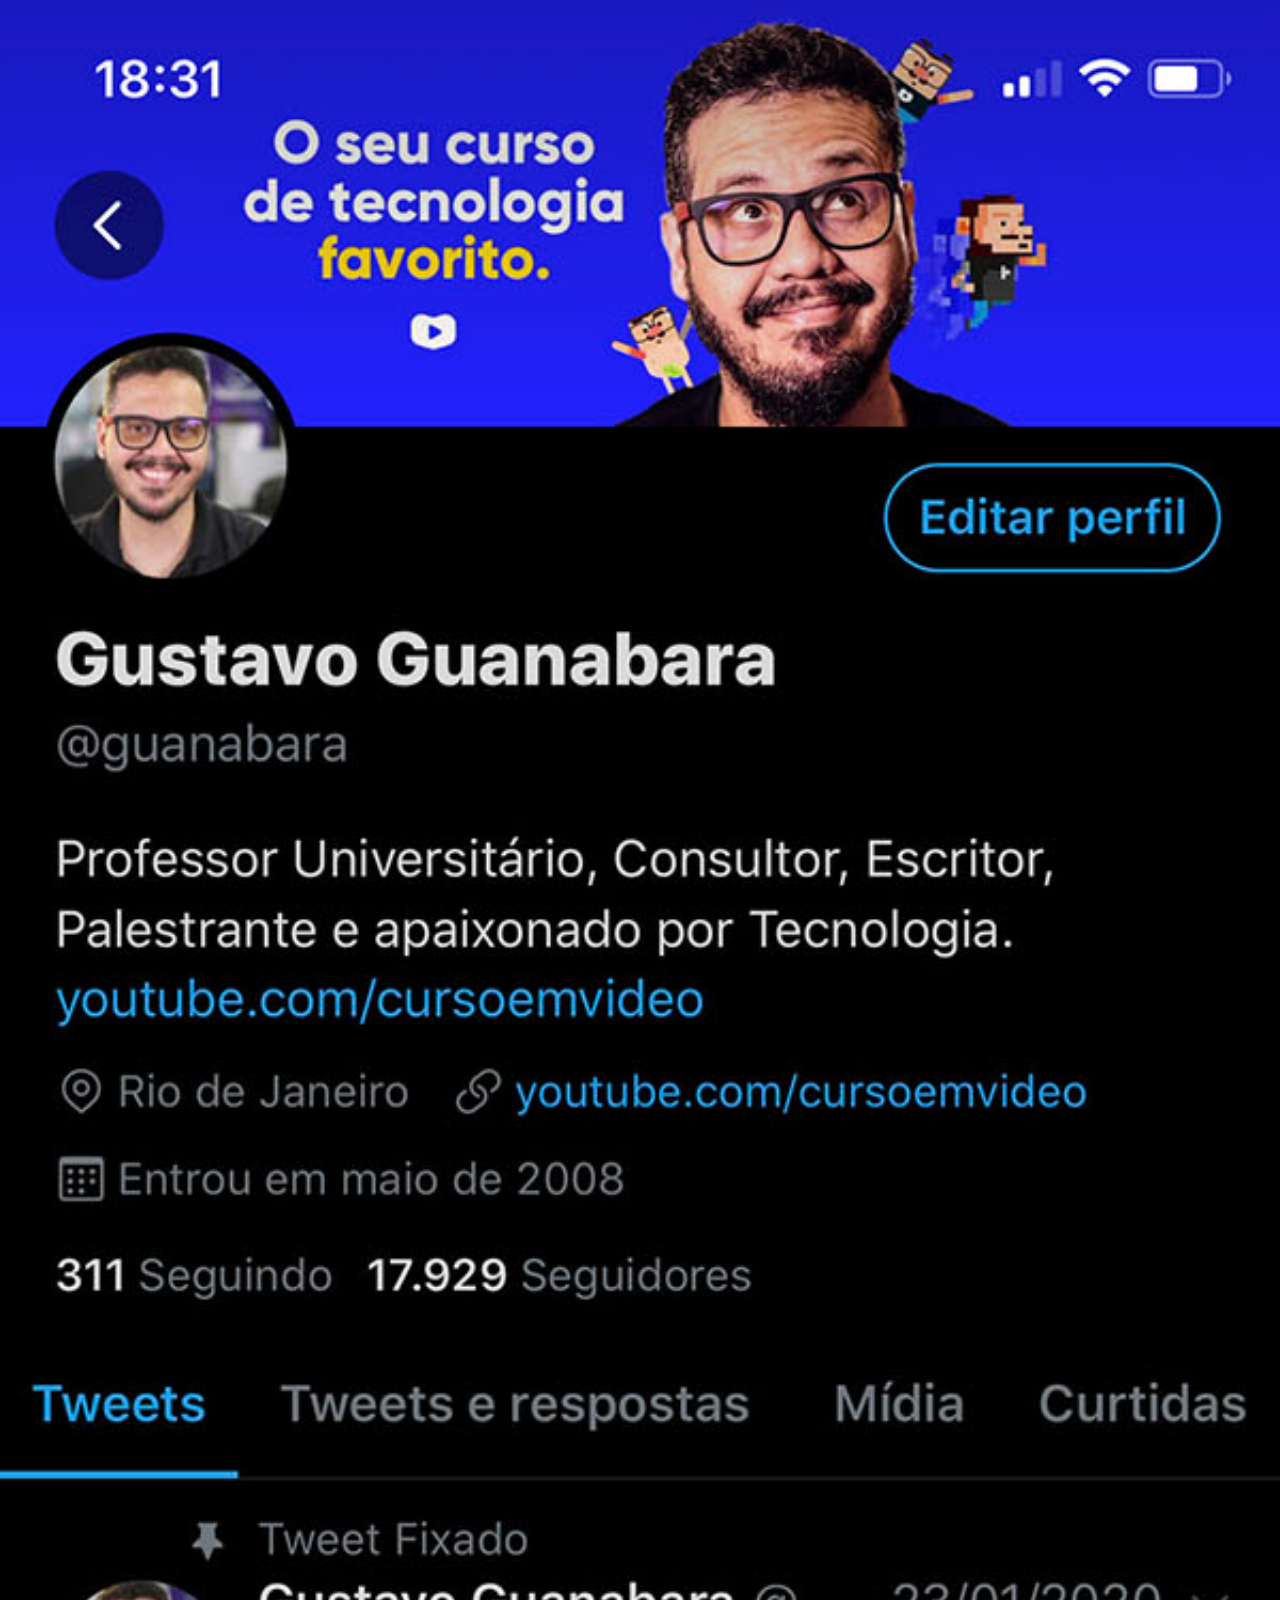
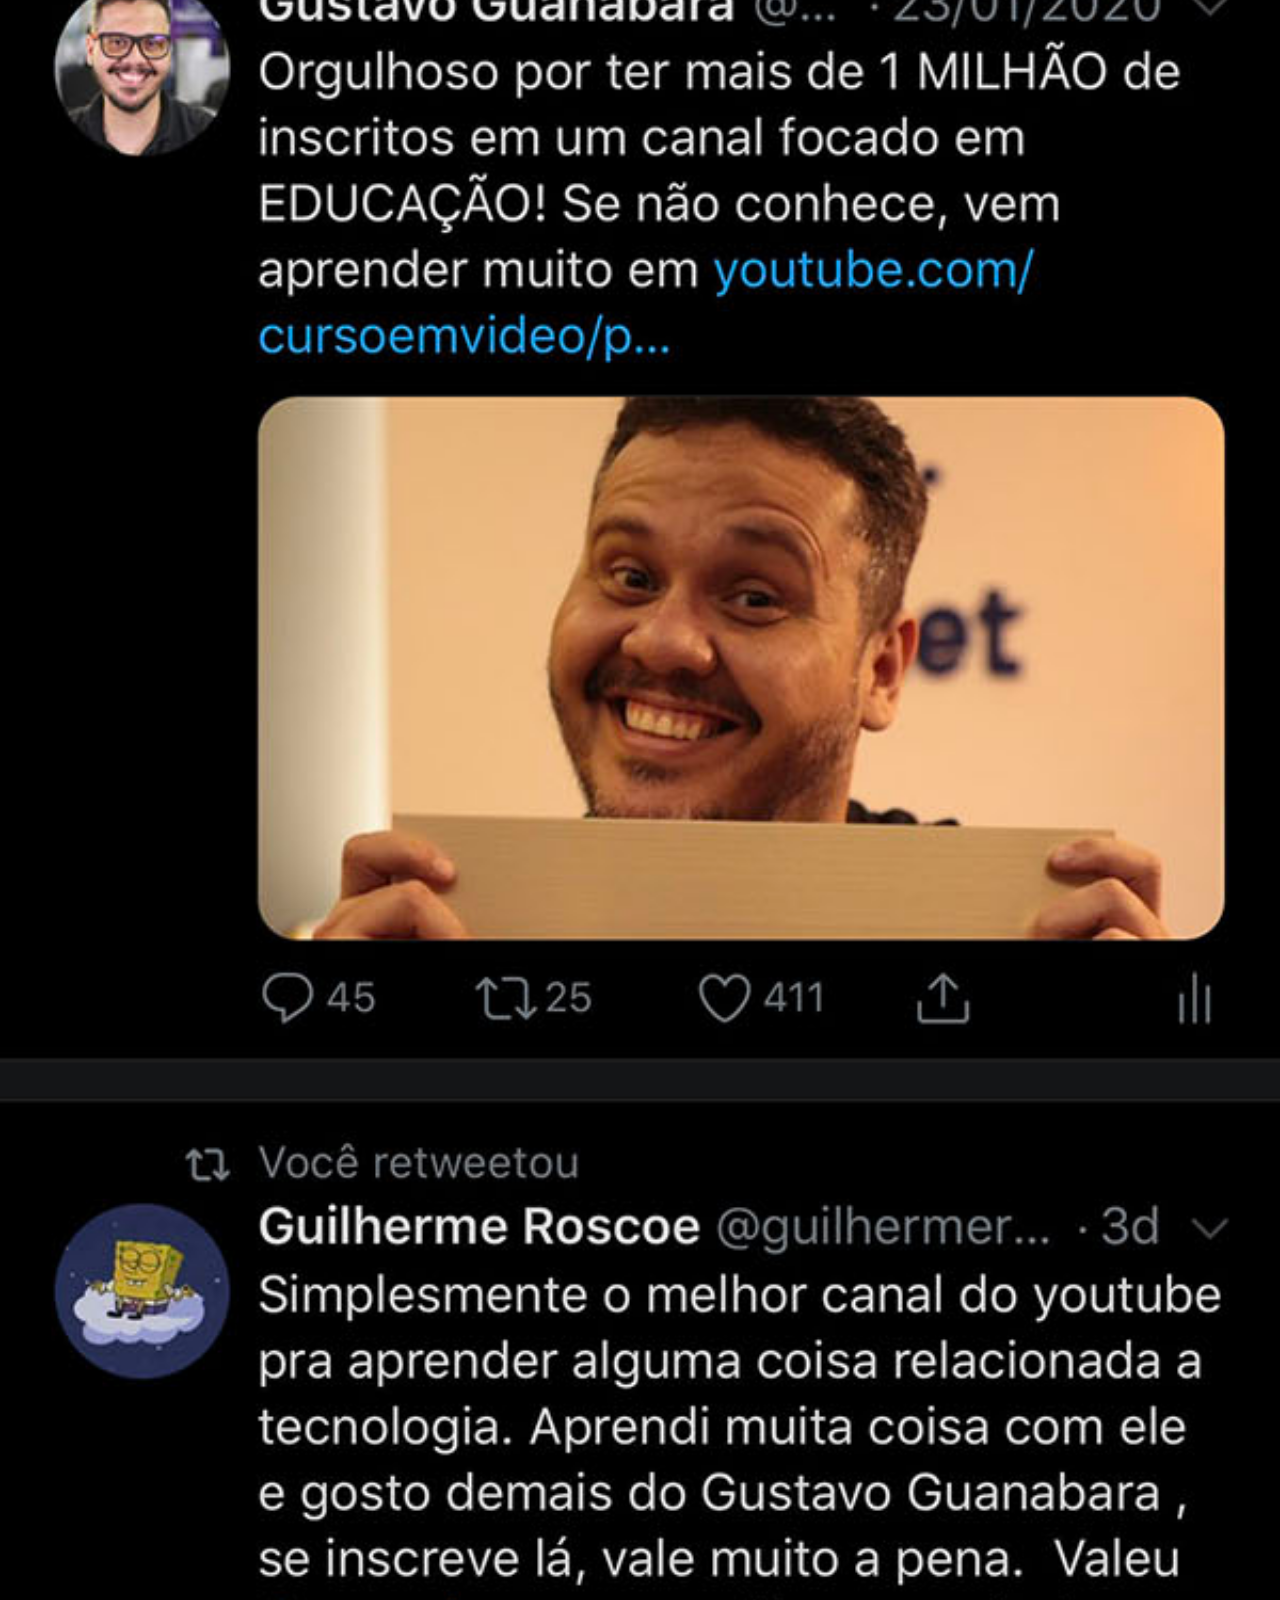
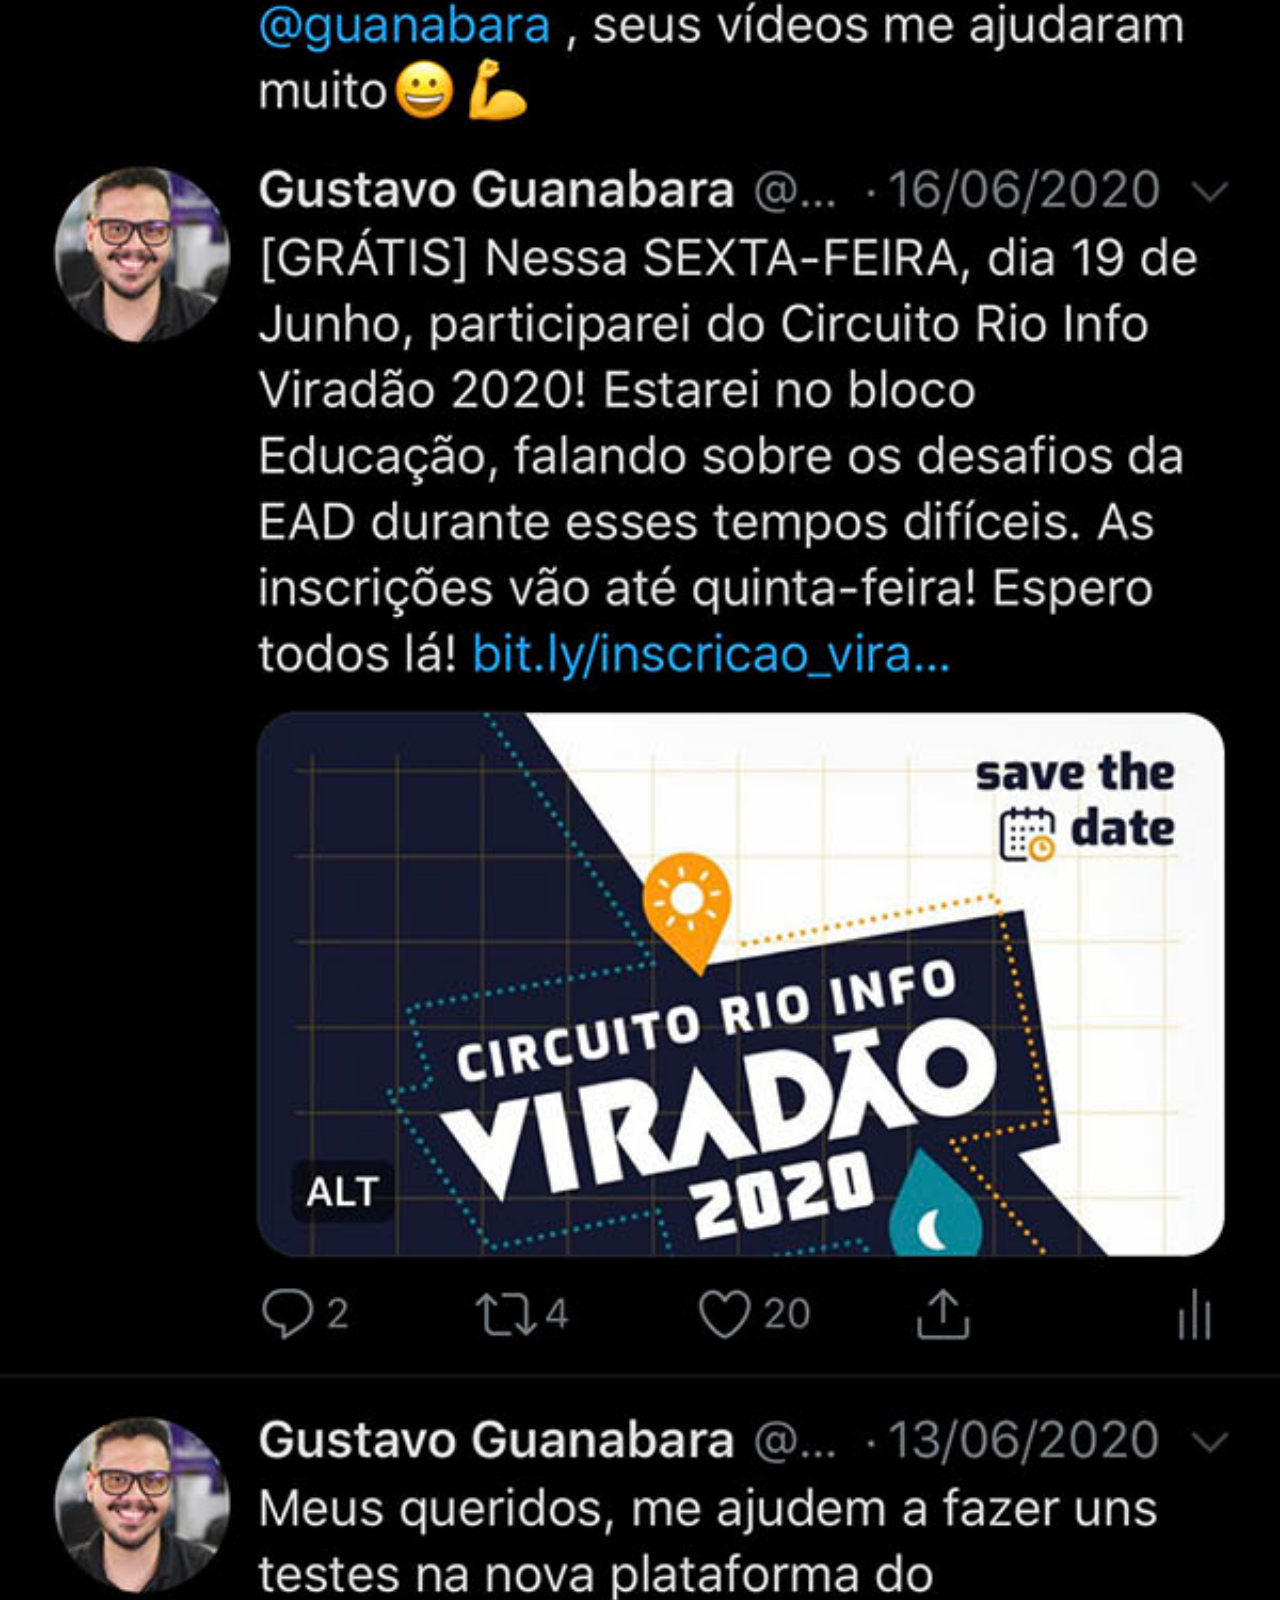
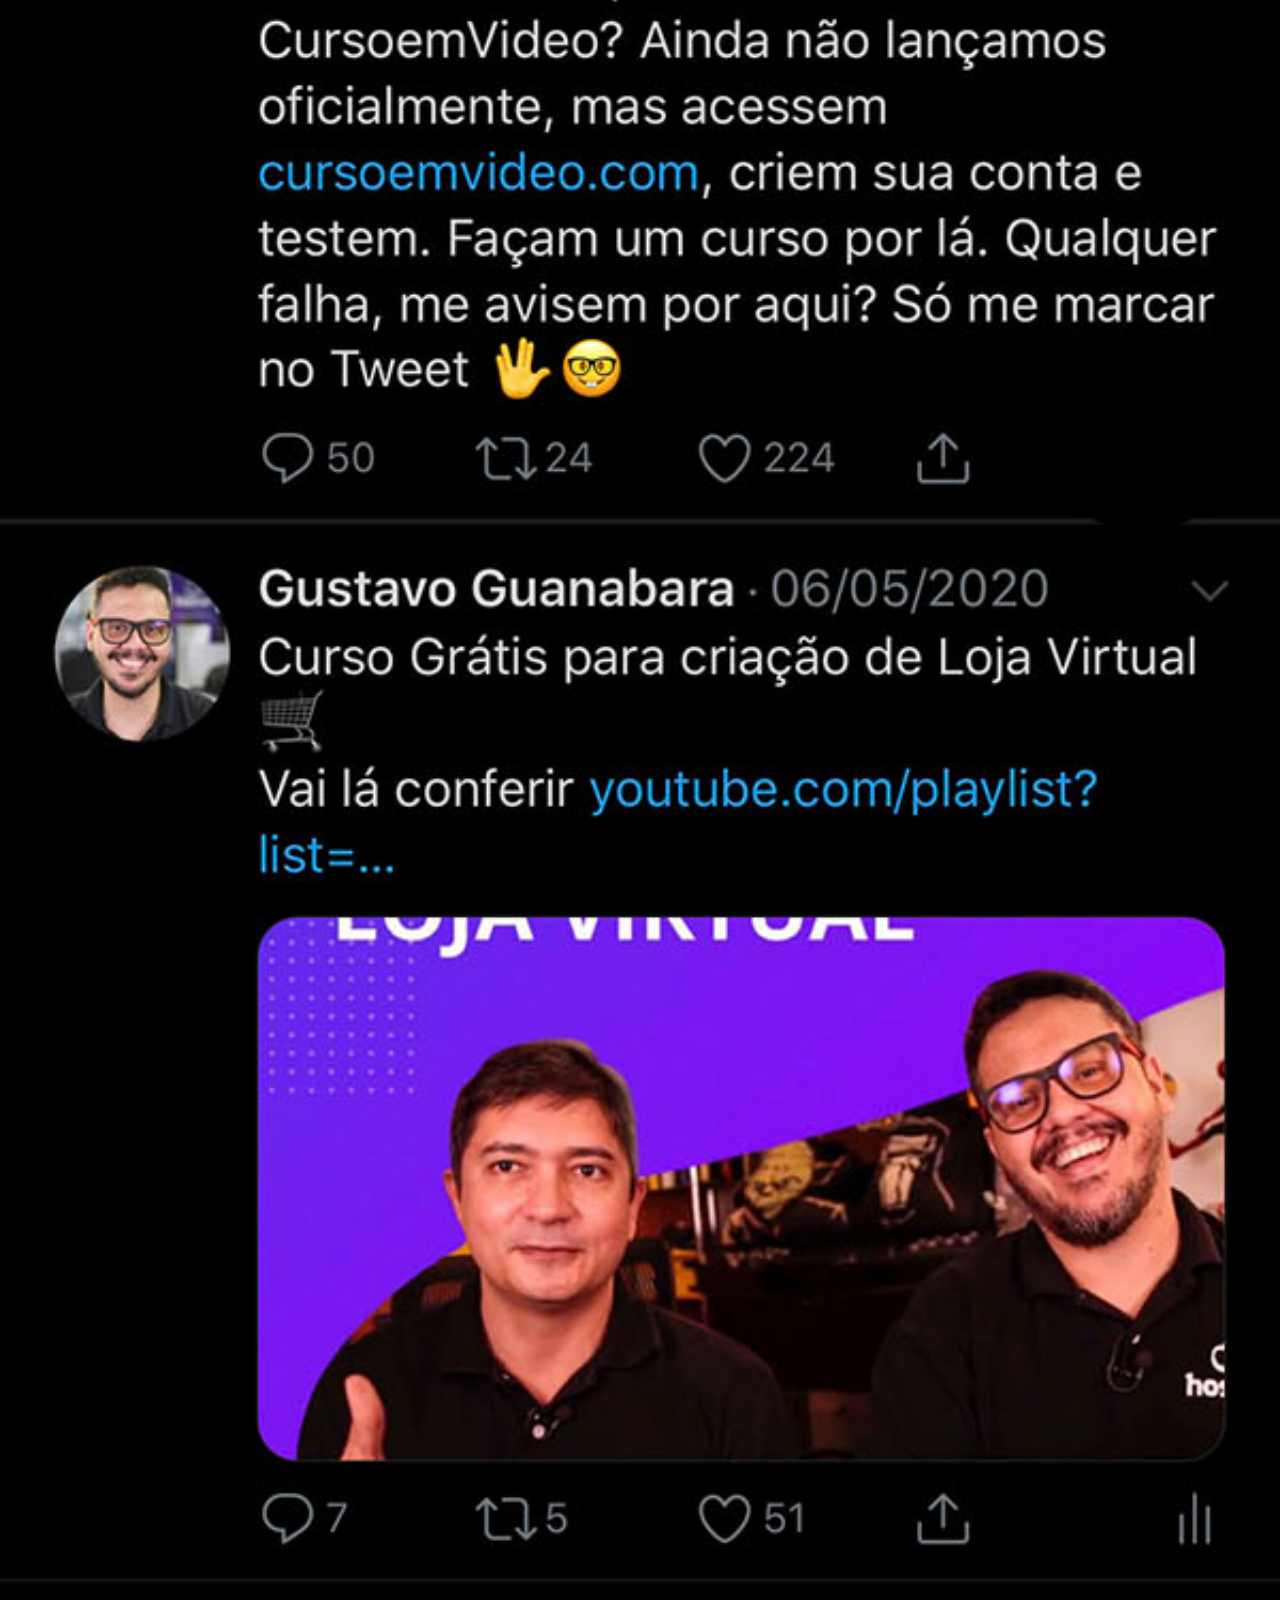
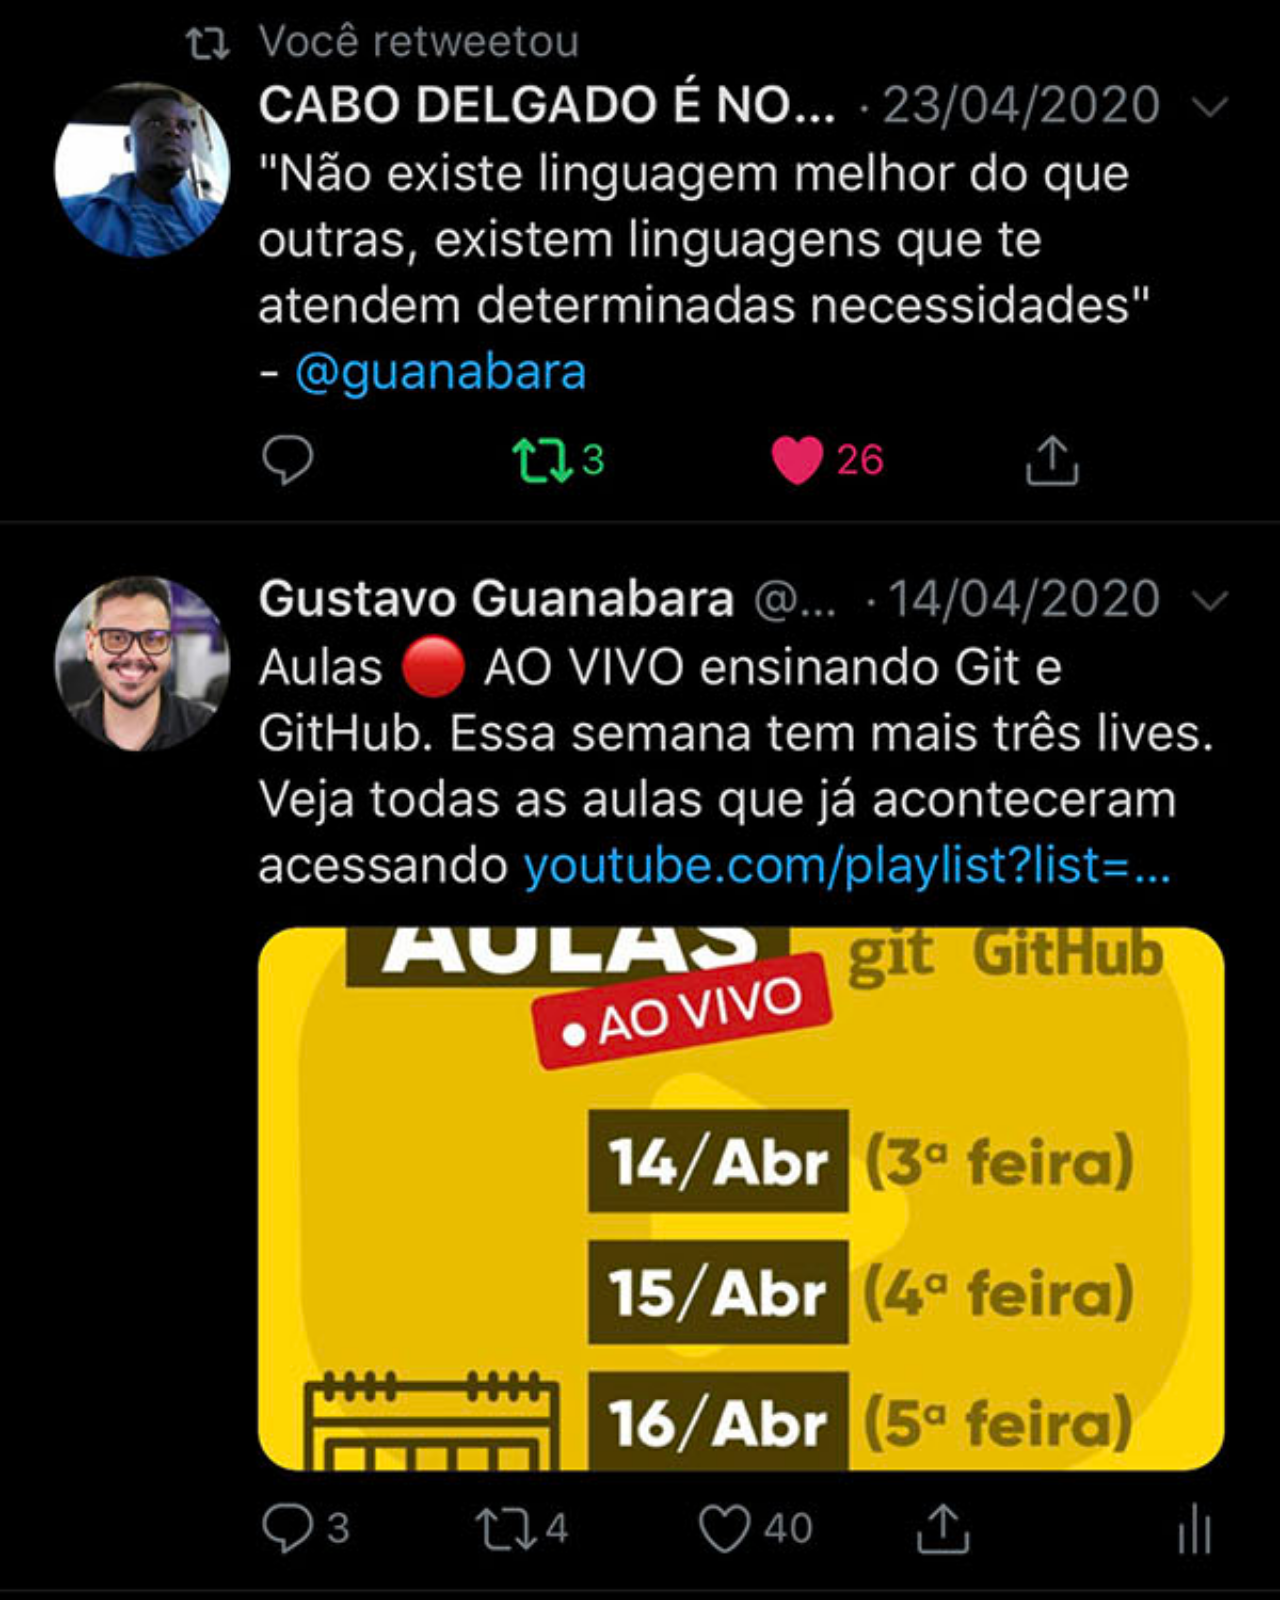
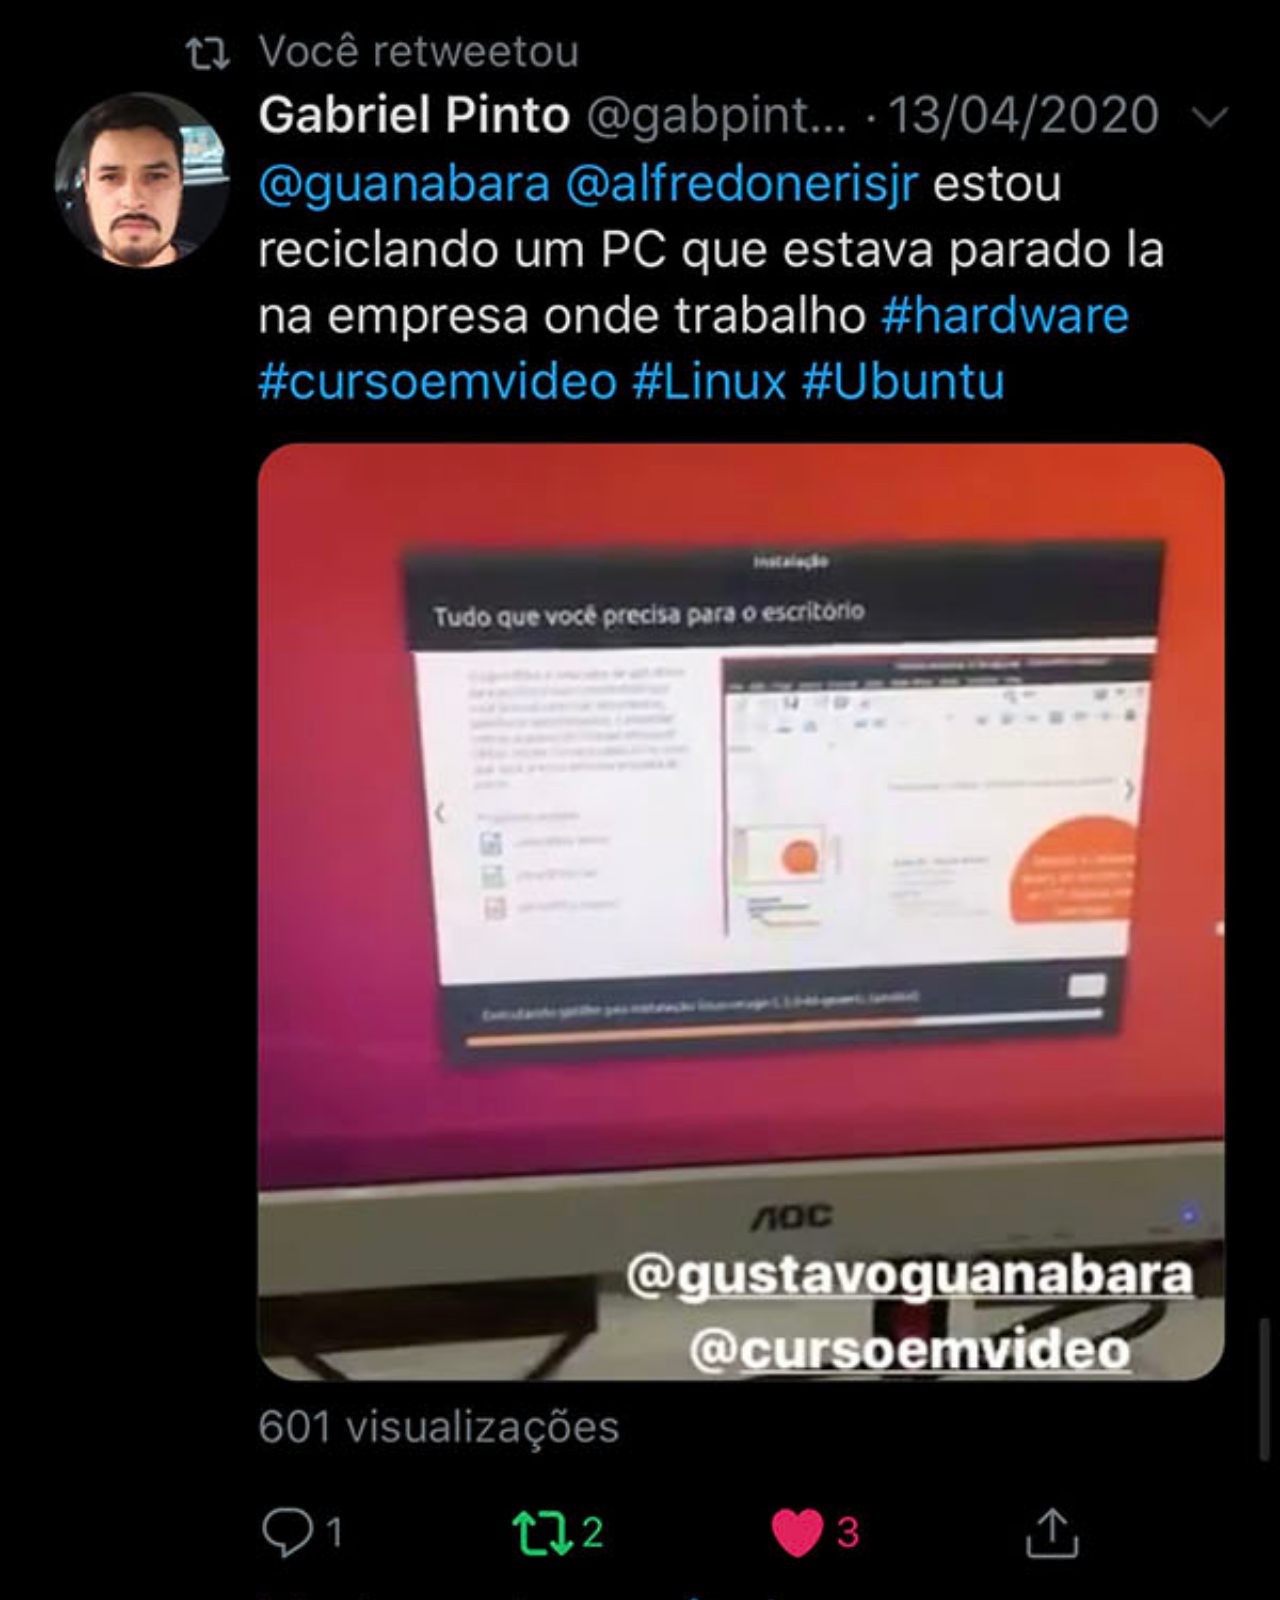
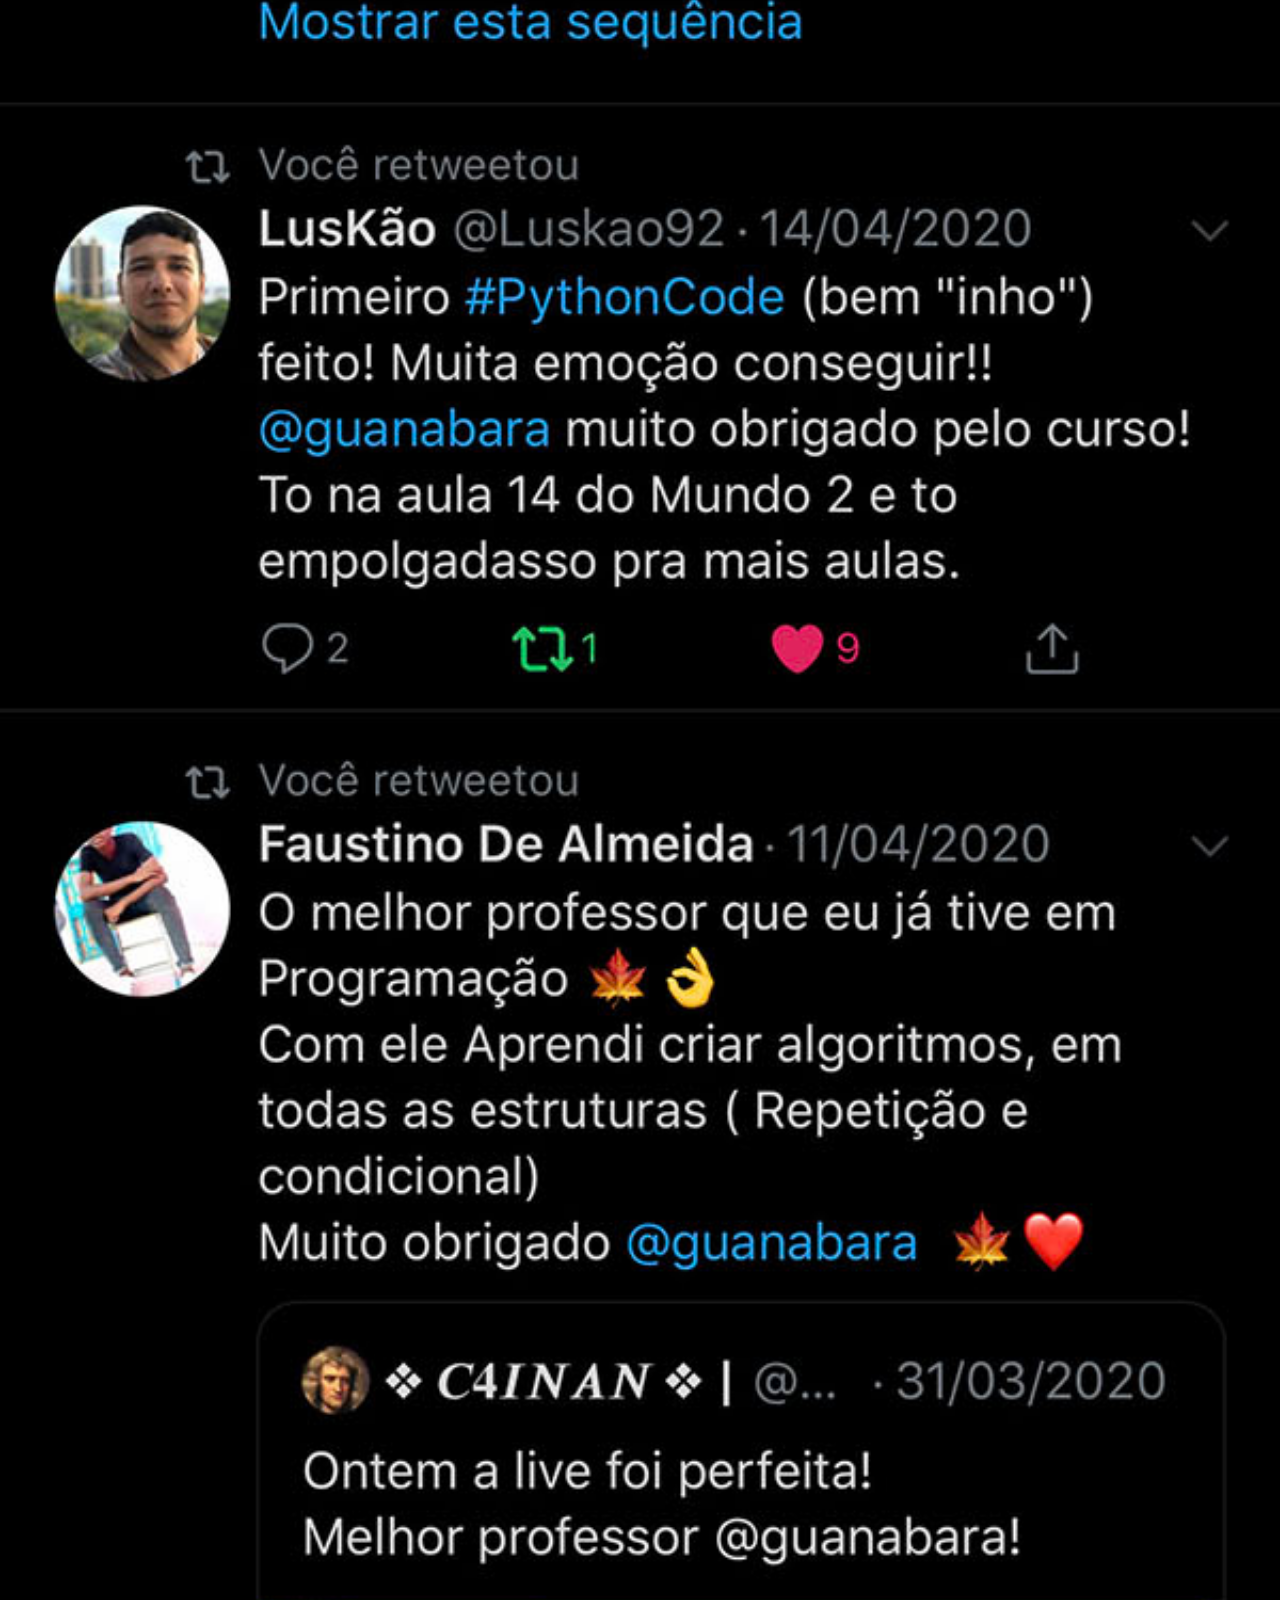
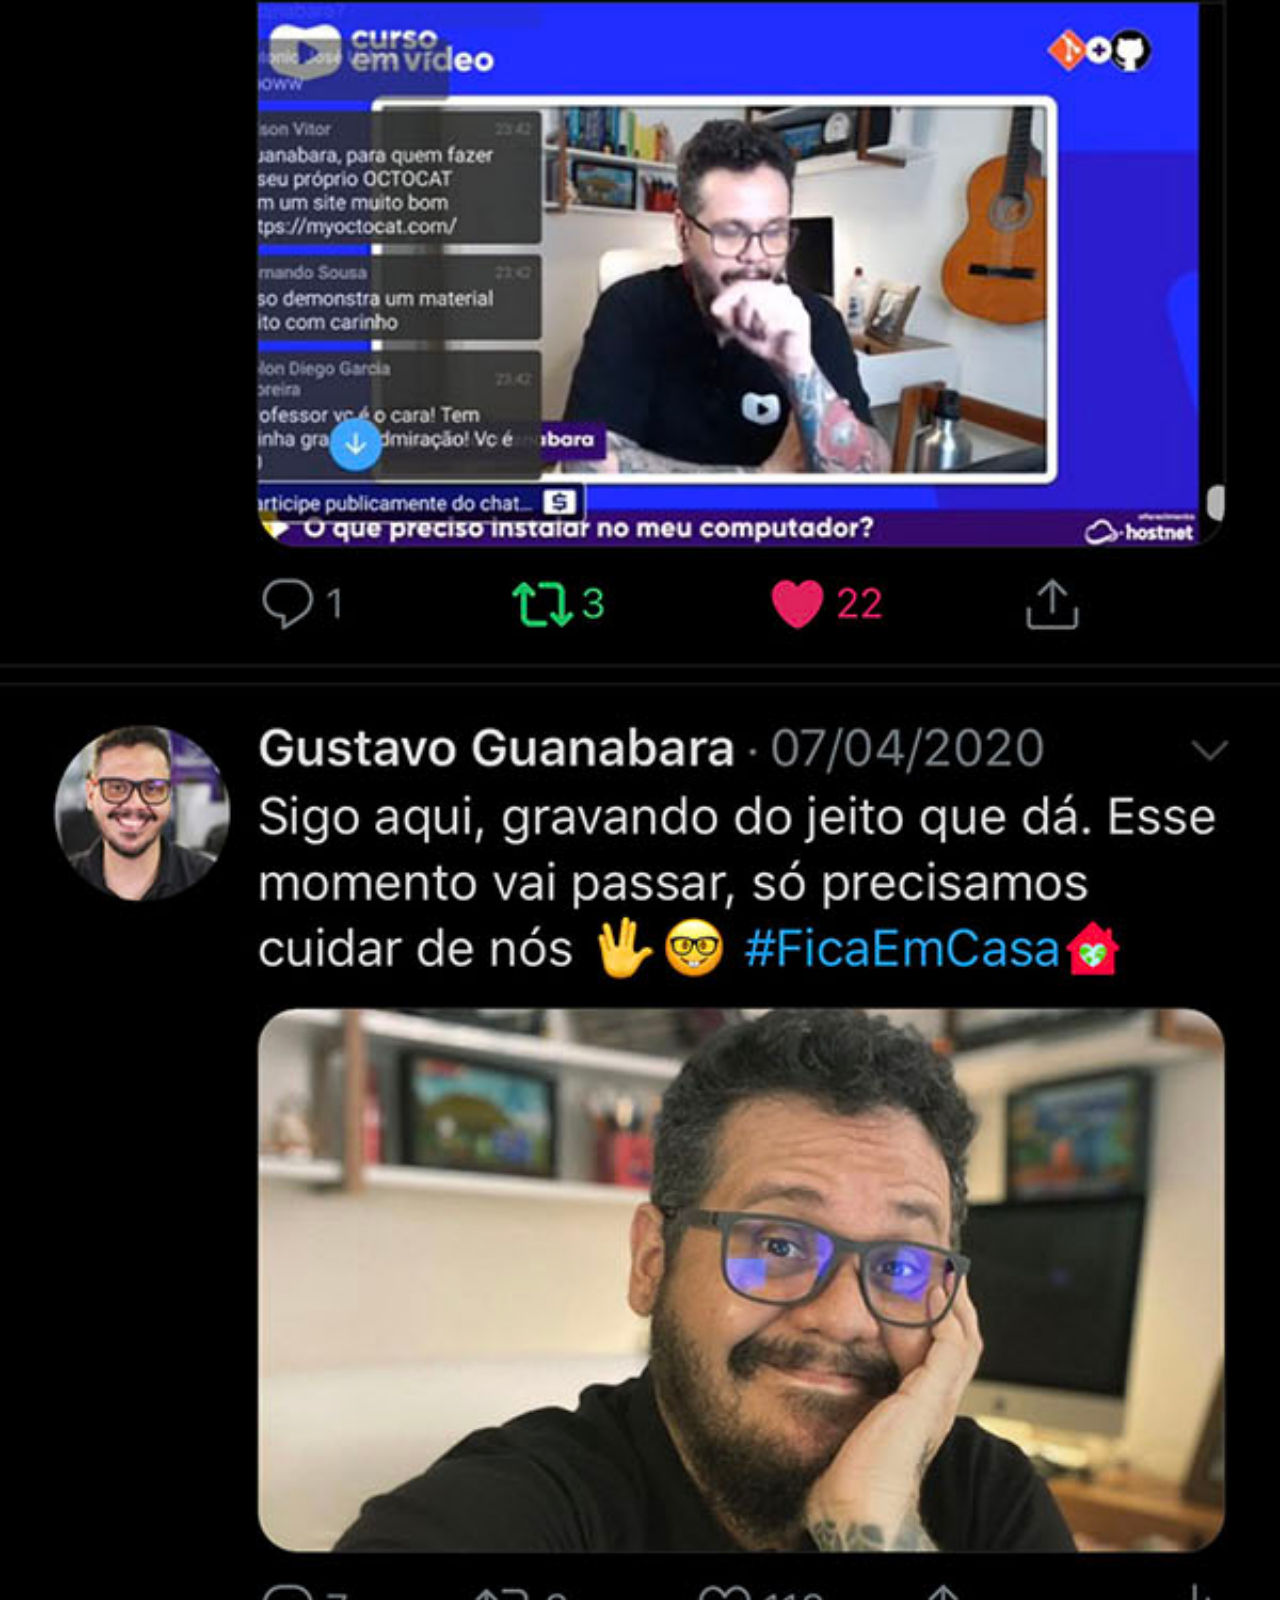
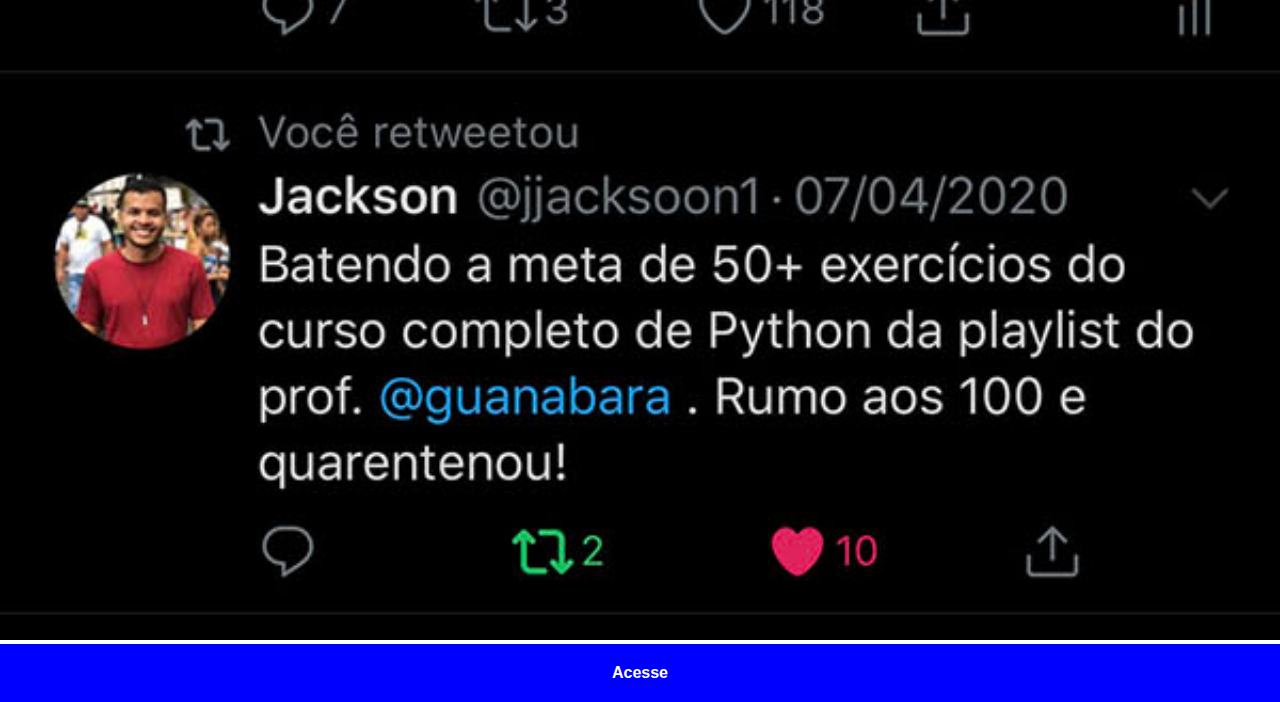
<file: twitter.html>
<!DOCTYPE html>
<html lang="pt-br">
<head>
    <meta charset="UTF-8">
    <meta name="viewport" content="width=device-width, initial-scale=1.0">
    <title>twitter</title>
    <link rel="stylesheet" href="estilo/social.css">
</head>
<body>
    <img src="imagens/tela-twitter.jpg" alt="twitter">
    <a href="https://x.com/guanabara?mx=2" target="_blank">Acesse</a>
    
</body>
</html>
</file>
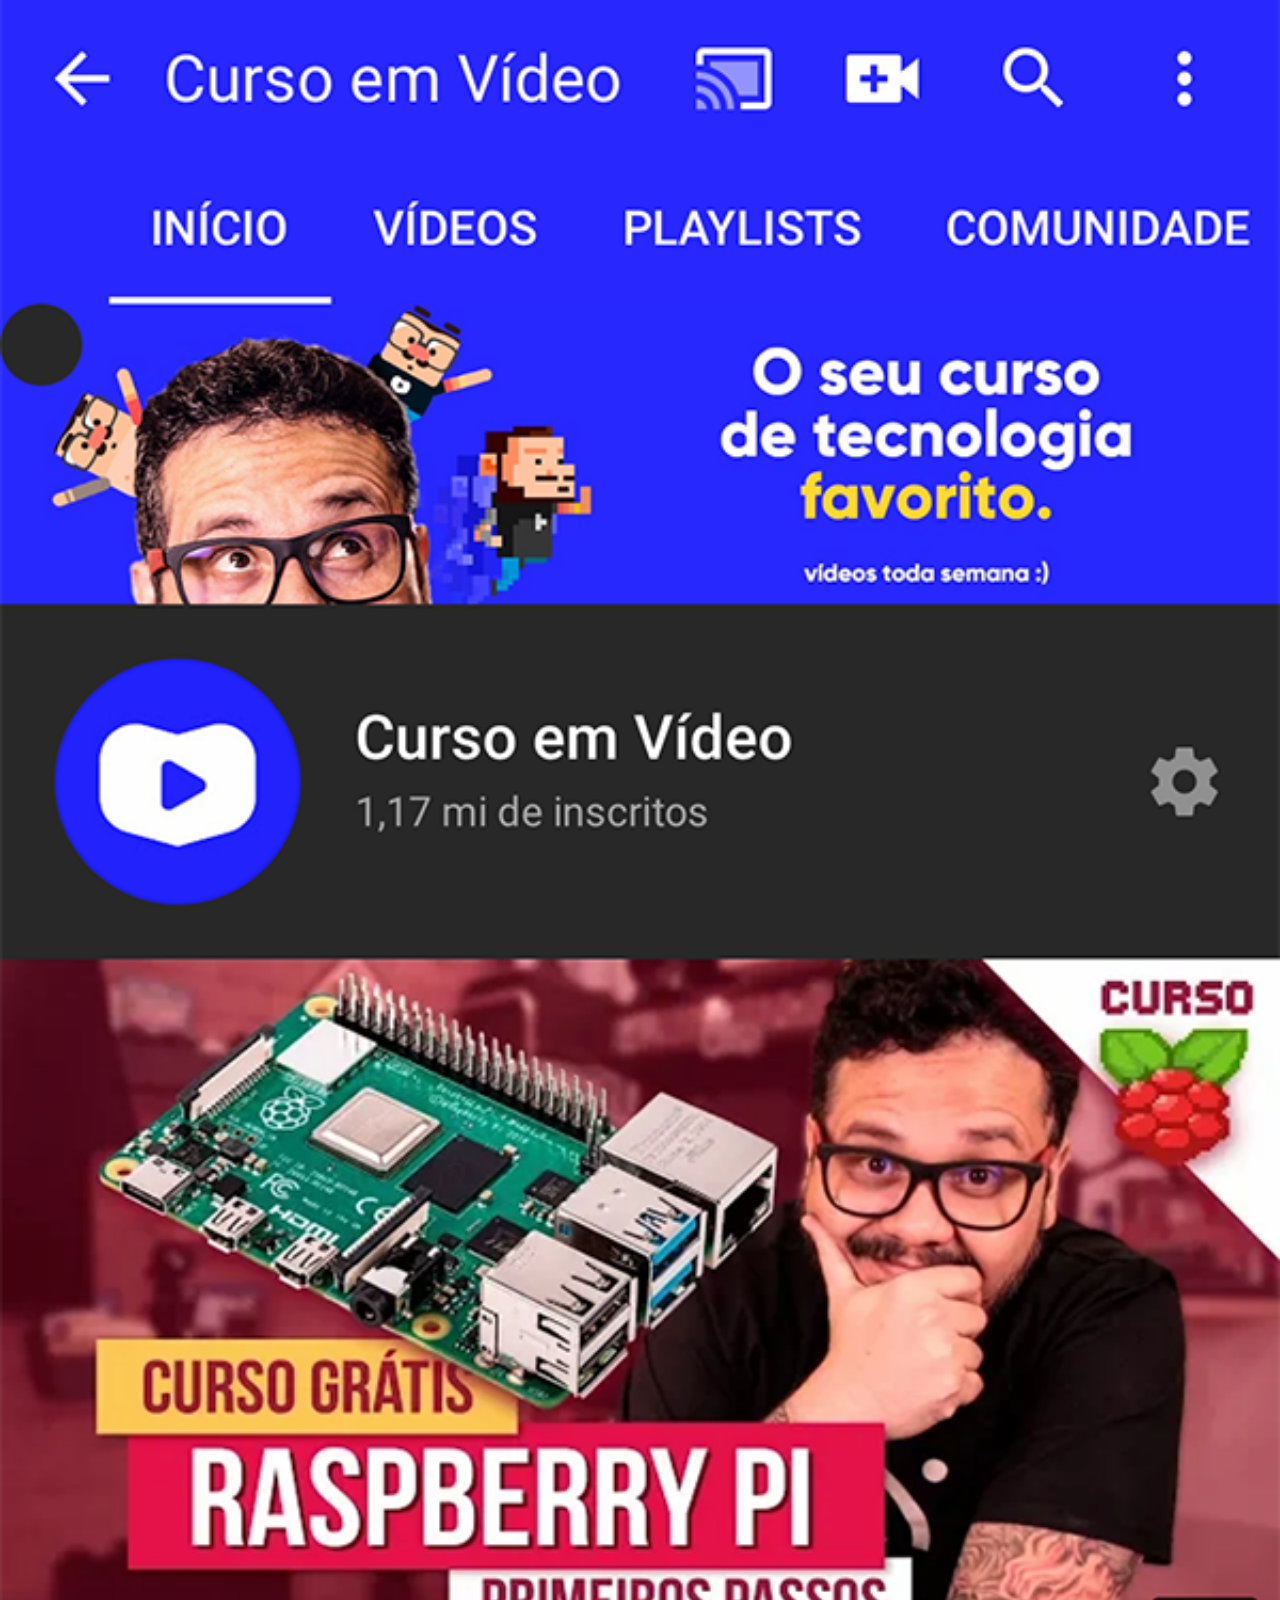
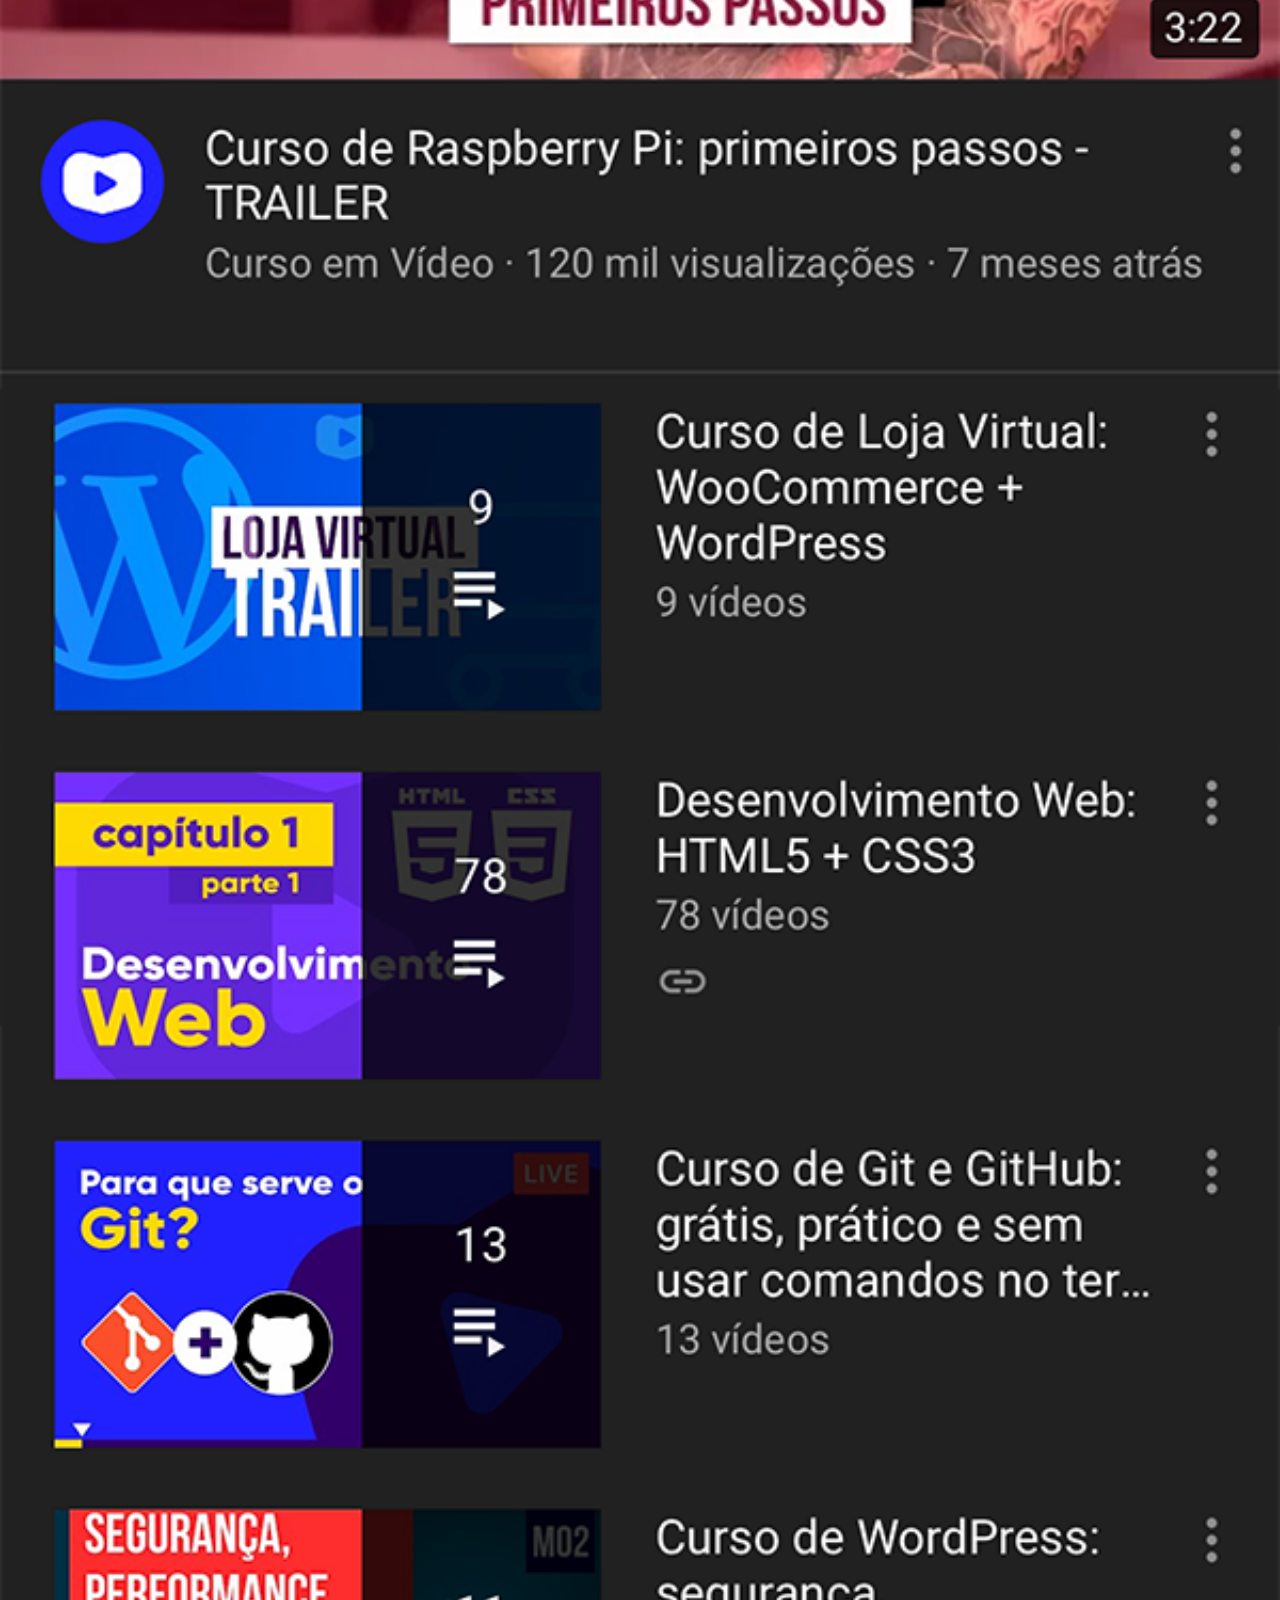
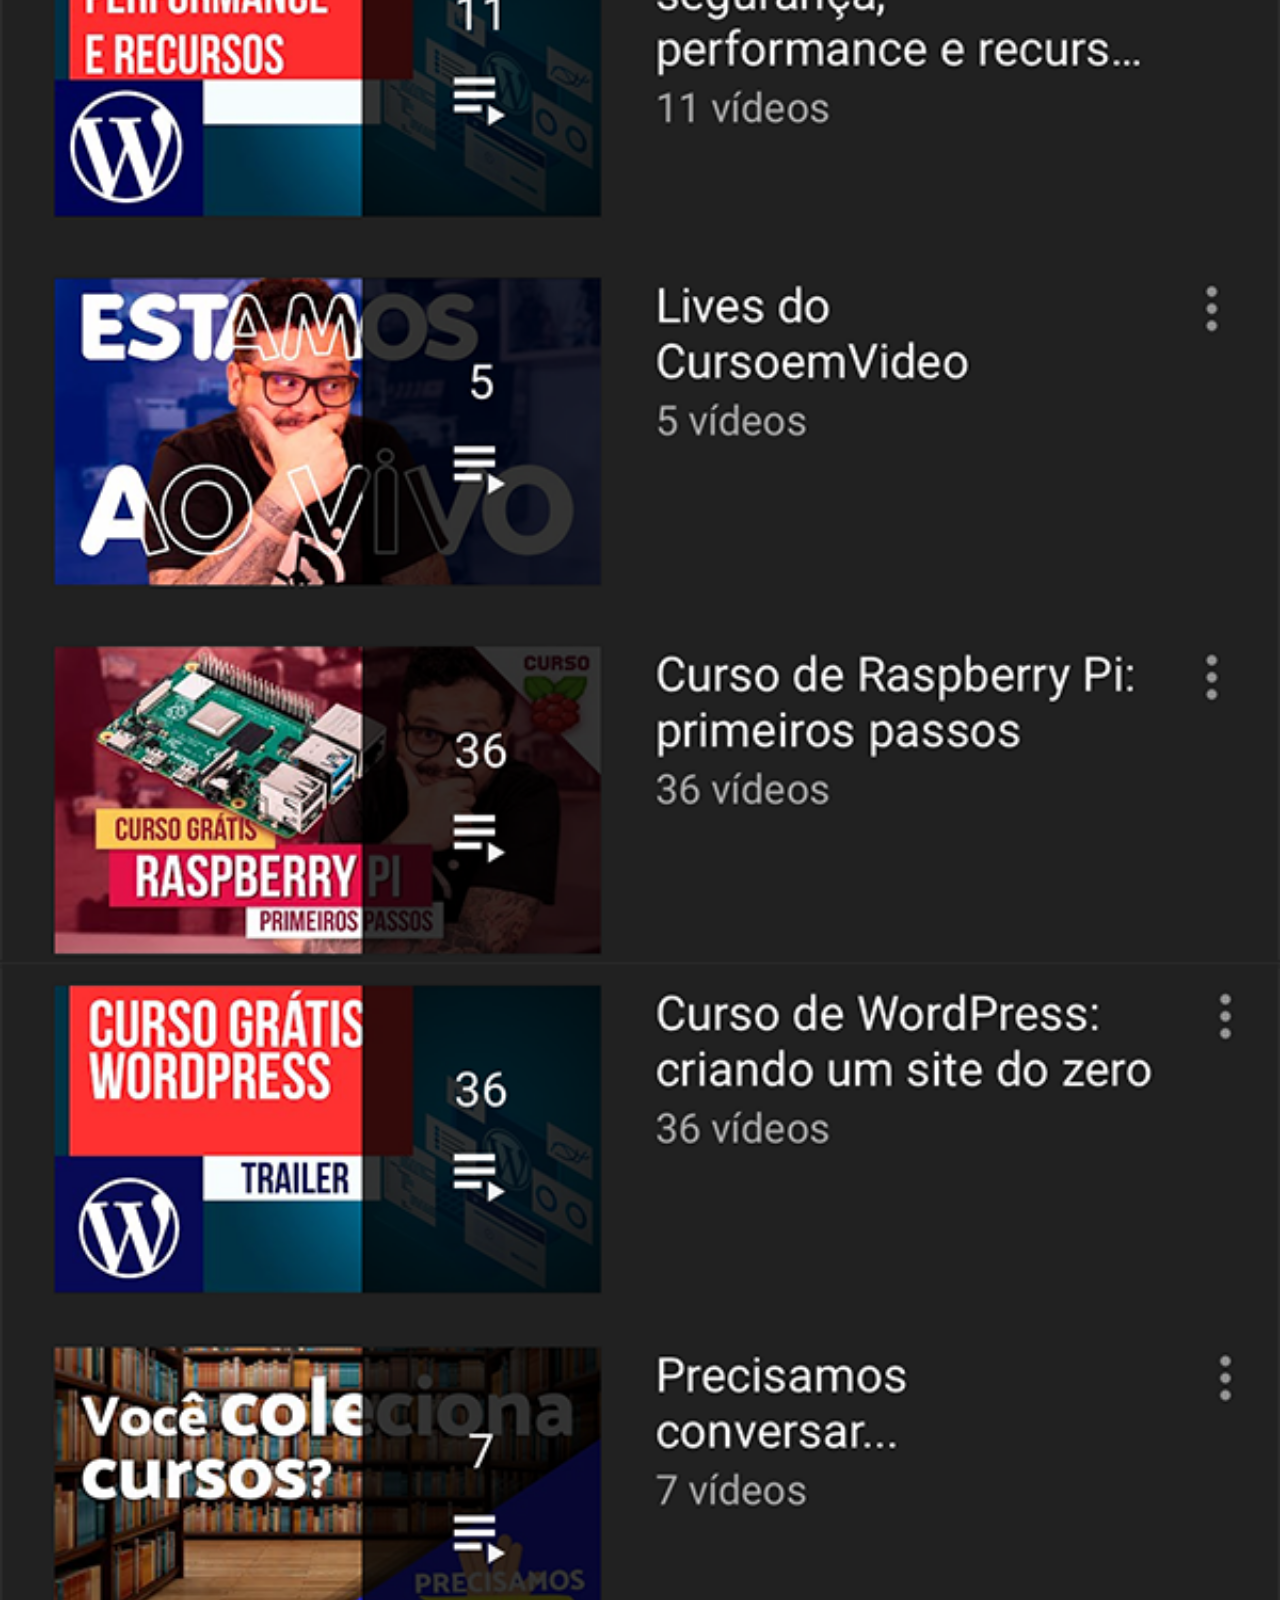
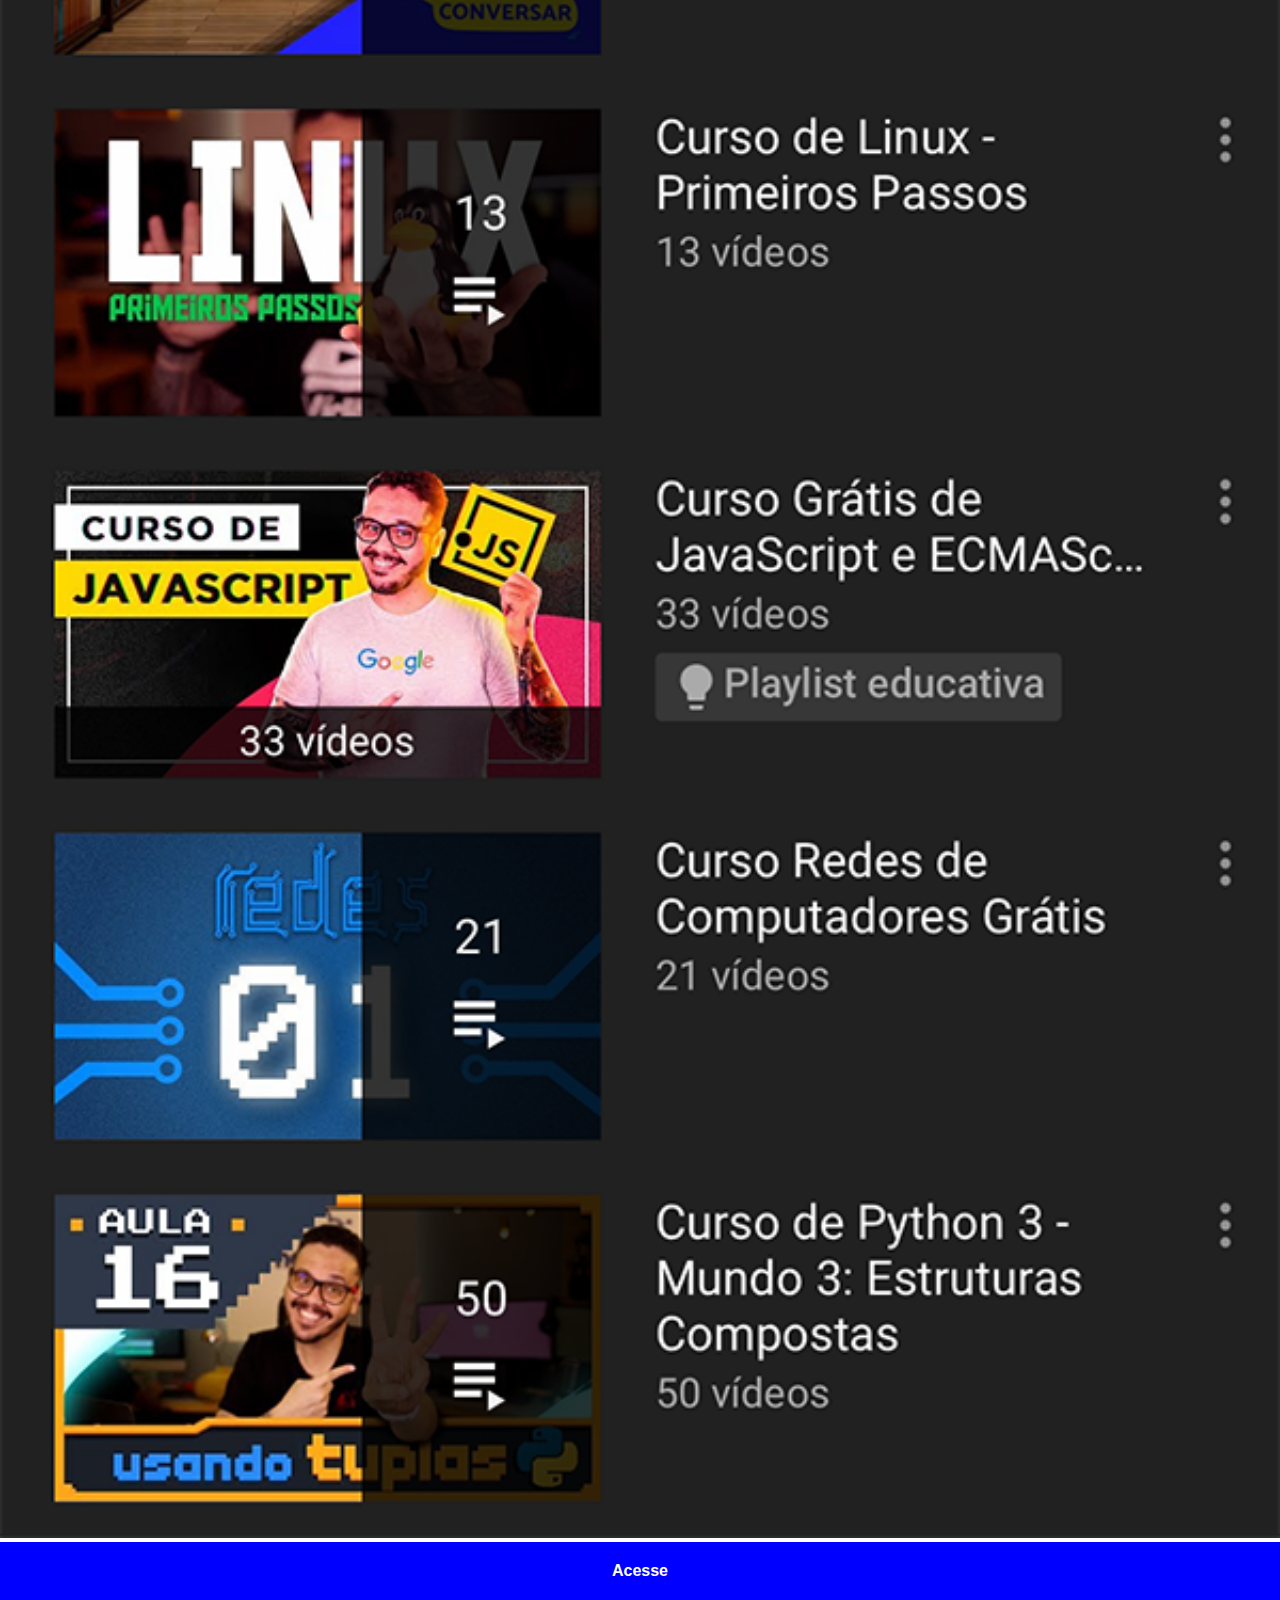
<file: youtube.html>
<!DOCTYPE html>
<html lang="pt-br">
<head>
    <meta charset="UTF-8">
    <meta name="viewport" content="width=device-width, initial-scale=1.0">
    <title>YouTube</title>
    <link rel="stylesheet" href="estilo/social.css">
 
</head>
<body>
    <img src="imagens/tela-youtube.png" alt="youtube"> 
    <a href="https://www.youtube.com/c/CursoemV%C3%ADdeo/playlists" target="_blank">Acesse</a>
    
</body>
</html>
</file>
<file: estilo/style.css>
@charset "UTF-8";

* {
    margin: 0px;
    padding: 0px;
    font-family: Arial, Helvetica, sans-serif;
}

html, body {
    height: 100vh;
    width: 100vw;
    background-color: black;
}

body {
    background: url('../imagens/fundo-madeira.jpg')no-repeat top center;
    background-size: cover;
    background-attachment: fixed;
}
main {
    position: relative;
    height: 100vh;
}
section#telefone {
    position: absolute;
    top: 50%;
    left: 50%;
    transform: translate(-50%, -50%);
    height: 627px;
    width: 311px;
    background: url('../imagens/frame-iphone.png')no-repeat;
}
iframe#tela {
    position: relative;
    top: 80px;
    left: 22px;
    width: 267px;
    height: 471px;
}
section#redes-sociais {
    text-align: right;
}
section#redes-sociais img {
    width: 40px;
    margin: 10px;
    border-radius: 50%;
    box-shadow: 2px 2px 5px rgba(0, 0, 0, 0.555);
    box-sizing: border-box;
}

section#redes-sociais img:hover {
    border: 2px solid rgba(255, 255, 255, 0.637);
    transform: translate(-3px, -3px);
    box-shadow: 5px 5px 10px rgba(0, 0, 0, 0.473);
    transition: transform 0.3s; border: 1s;
}
@media screen and (max-width:768px){
    .produto-container{
    width:100%;
    flex-direction:column;
    }
    }
</file>
<file: estilo/social.css>
@charset "UTF-8";

* {
    margin: 0px;
    padding: 0px;
    font-family: Arial, Helvetica, sans-serif;
}
::-webkit-scrollbar {
    height: 0;
    height: 0;
    display: none;
}
img {
    width: 100vw;
}
a {
    display: block;
    background-color: blue;
    color: white;
    padding: 20px;
    text-align: center;
    font-weight: bolder;
    text-decoration: none;
}
a:houver {
    background-color: blue;
}

::-webkit-scrollbar {
    width: 0px;
    height: 0px;
}
</file>
